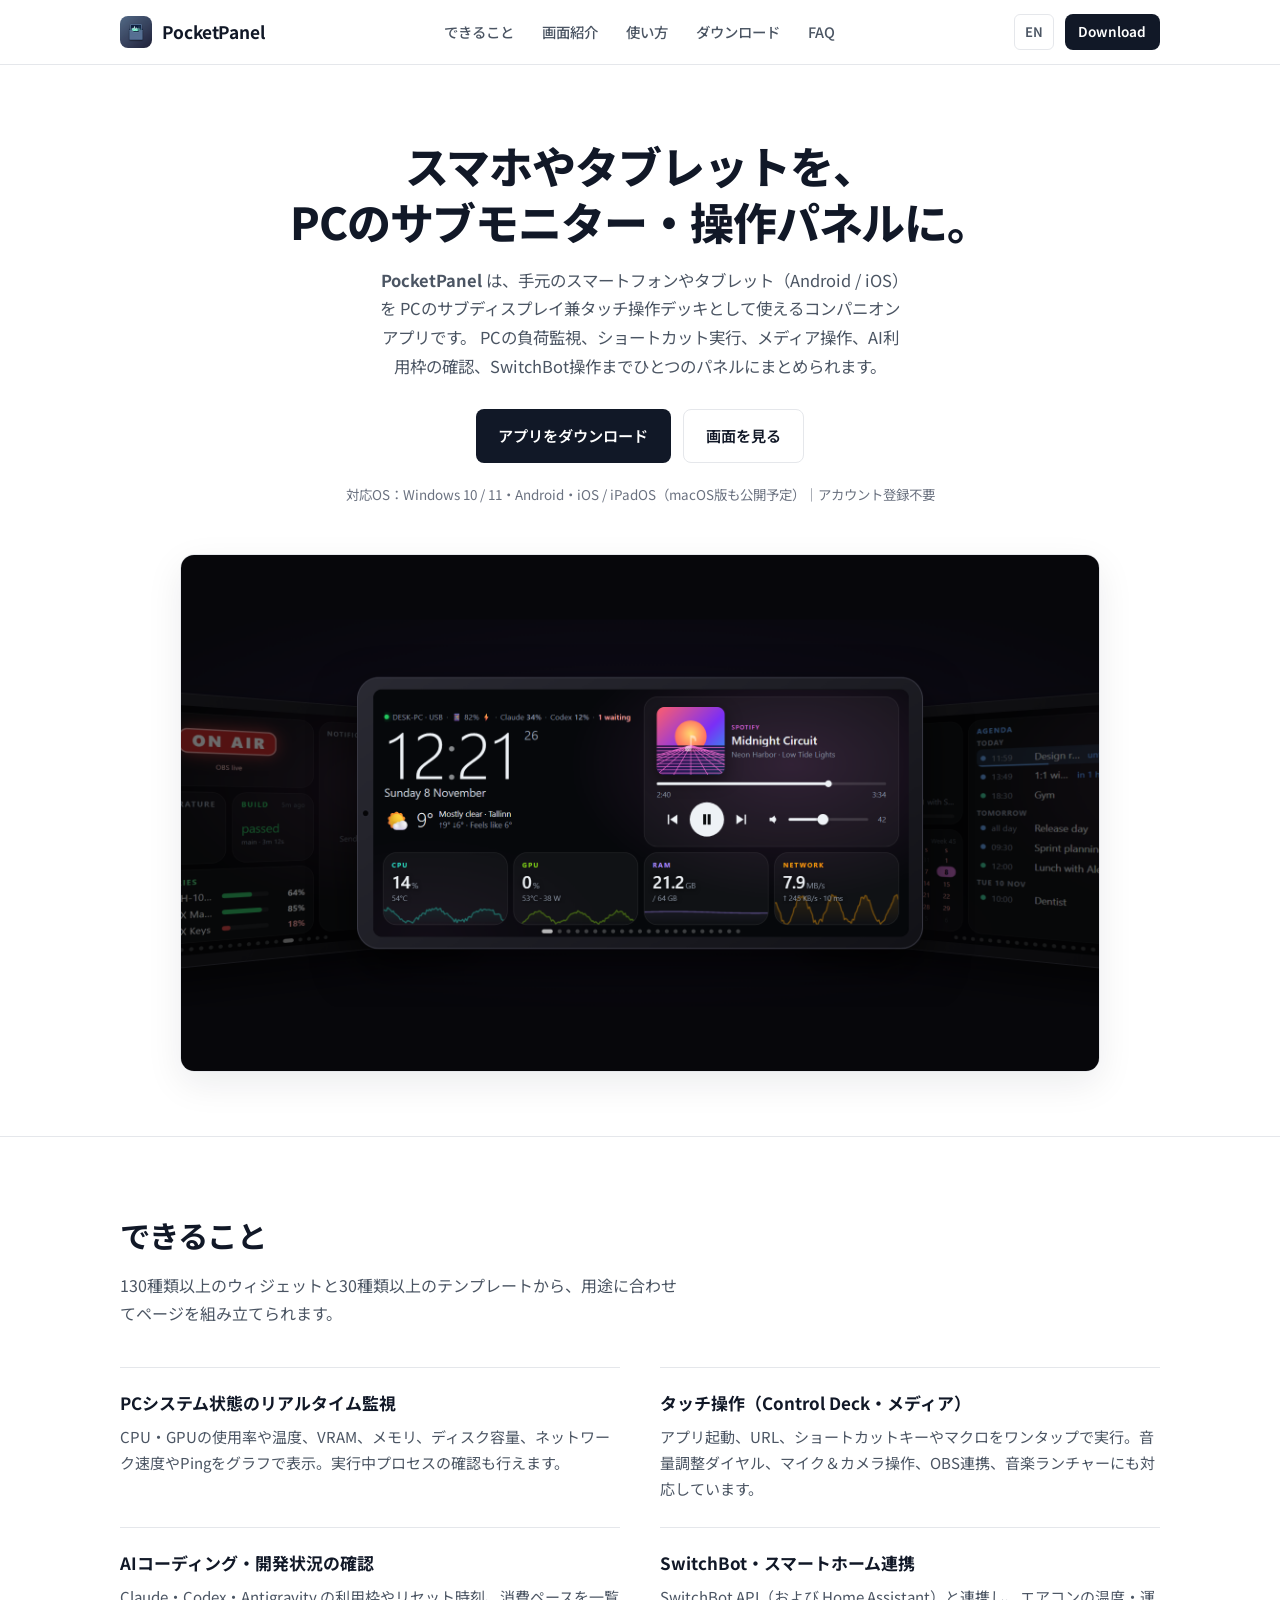
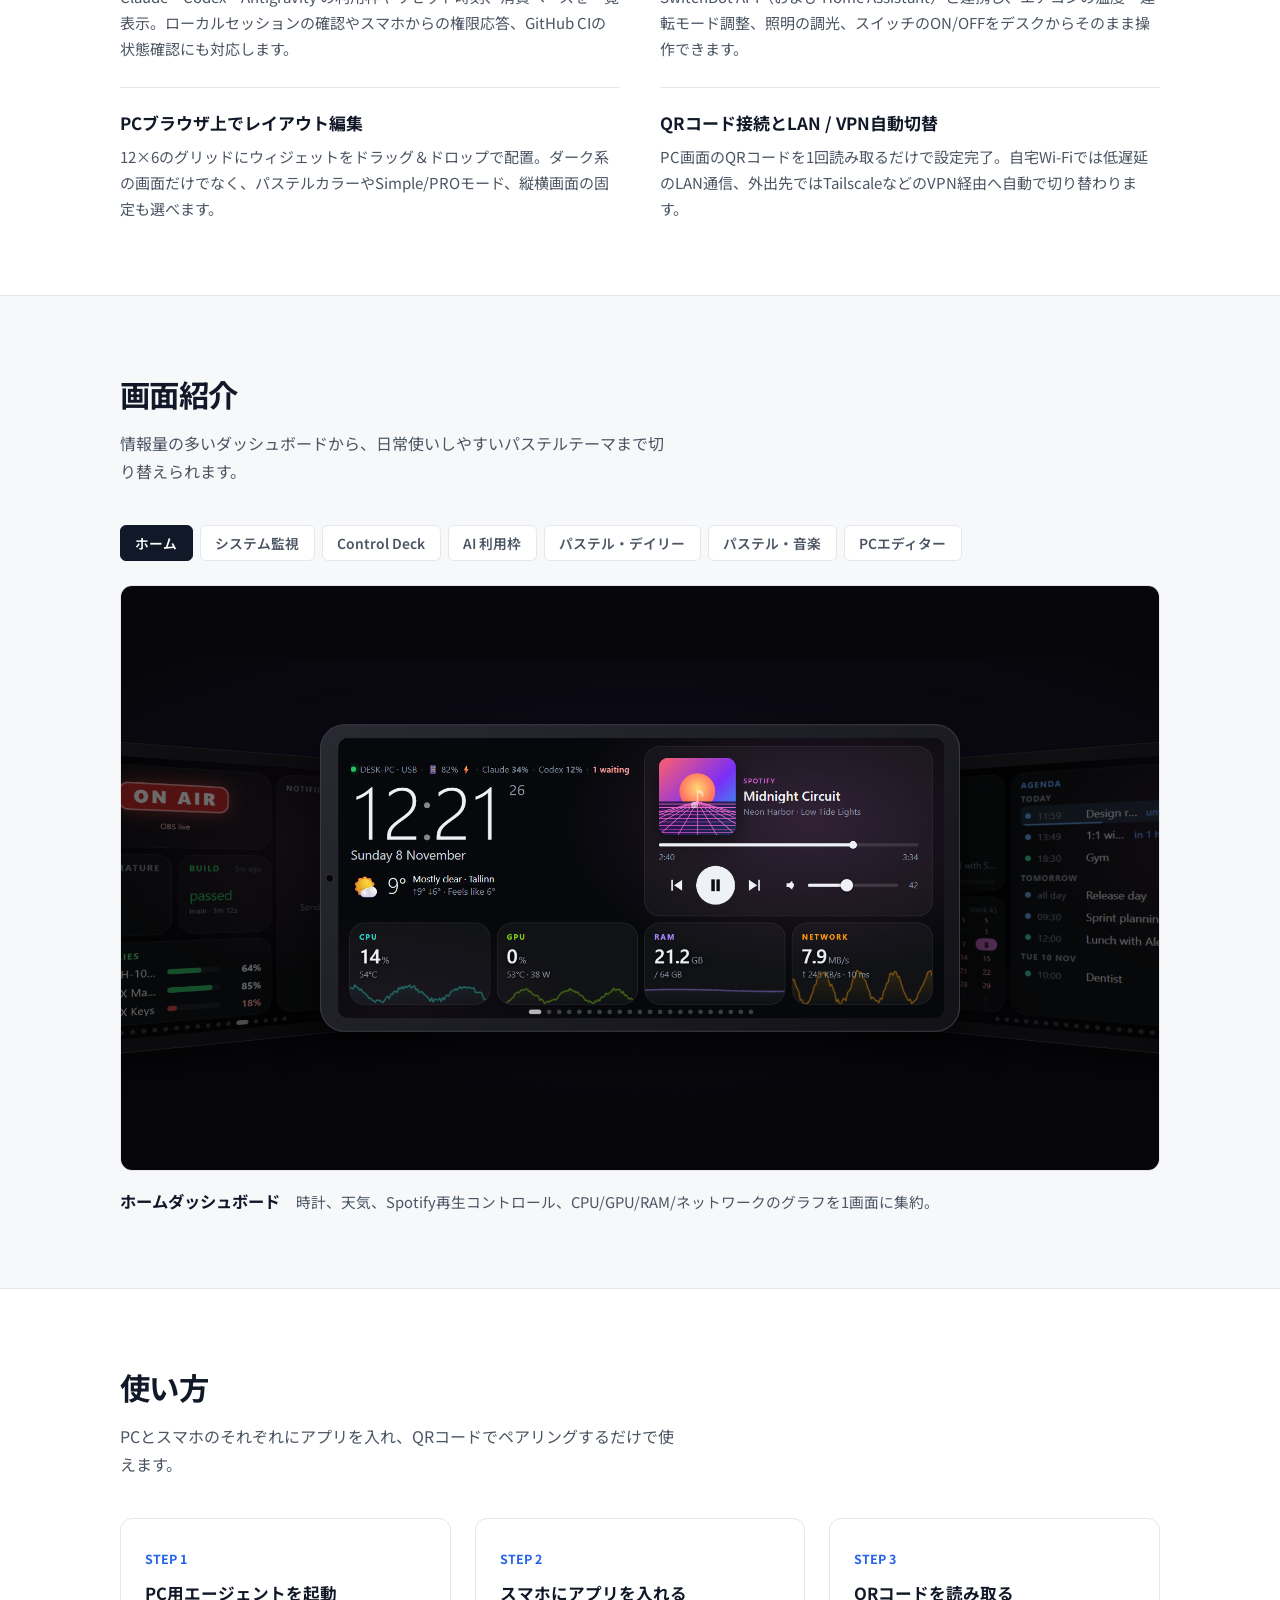
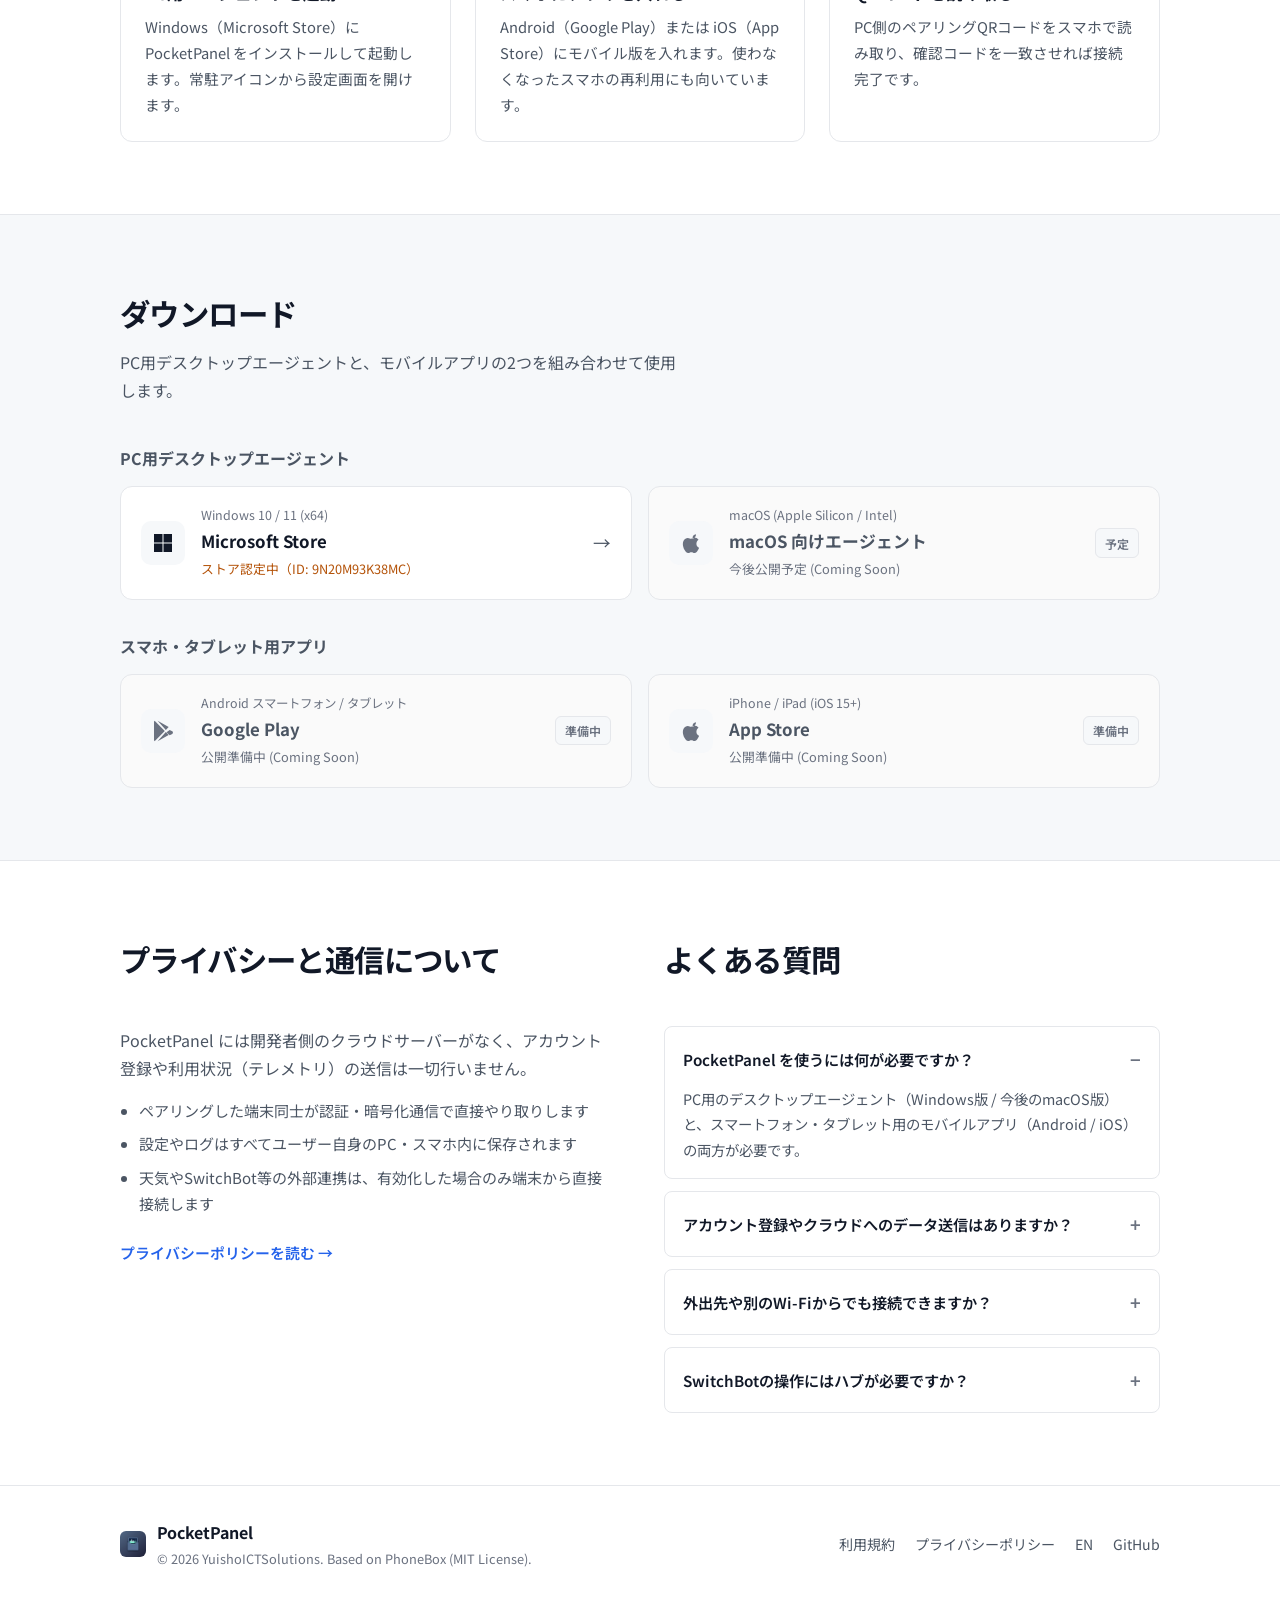
<file: index.html>
<!DOCTYPE html>
<html lang="ja">
<head>
  <meta charset="UTF-8">
  <meta name="viewport" content="width=device-width, initial-scale=1.0">
  <title>PocketPanel｜スマホをPCのサブモニター・操作パネルに</title>
  <meta name="description" content="PocketPanelはスマートフォンやタブレット（Android / iOS）をPCのサブモニター＆タッチ操作パネルとして使えるコンパニオンアプリです。CPU/GPU監視、ショートカット実行、AI利用枠の確認、SwitchBot連携をQRコード1回で接続できます。">
  <meta name="keywords" content="PocketPanel,ポケットパネル,サブモニター,PCモニター,システムモニター,マクロデッキ,Control Deck,リモートコントロール,CPU GPU 監視,SwitchBot,Tailscale,Android,iOS,Windows,macOS">
  <meta name="author" content="YuishoICTSolutions">
  <meta name="robots" content="index, follow, max-image-preview:large">
  <meta name="theme-color" content="#ffffff">

  <link rel="canonical" href="https://shou160714.github.io/PocketPanel/">
  <link rel="alternate" hreflang="ja" href="https://shou160714.github.io/PocketPanel/">
  <link rel="alternate" hreflang="en" href="https://shou160714.github.io/PocketPanel/en/">
  <link rel="alternate" hreflang="x-default" href="https://shou160714.github.io/PocketPanel/en/">

  <link rel="icon" type="image/png" href="assets/icon.png">
  <link rel="apple-touch-icon" href="assets/icon.png">
  <link rel="manifest" href="site.webmanifest">

  <meta property="og:type" content="website">
  <meta property="og:site_name" content="PocketPanel">
  <meta property="og:locale" content="ja_JP">
  <meta property="og:locale:alternate" content="en_US">
  <meta property="og:title" content="PocketPanel｜スマホをPCのサブモニター・操作パネルに">
  <meta property="og:description" content="CPU/GPUのリアルタイム監視、ショートカット実行、AI利用枠確認、SwitchBot操作まで。手元のスマホやタブレットをPCのデスクパネルとして活用できます。">
  <meta property="og:url" content="https://shou160714.github.io/PocketPanel/">
  <meta property="og:image" content="https://shou160714.github.io/PocketPanel/assets/og-image.png">
  <meta property="og:image:width" content="1920">
  <meta property="og:image:height" content="1080">

  <meta name="twitter:card" content="summary_large_image">
  <meta name="twitter:title" content="PocketPanel｜スマホをPCのサブモニター・操作パネルに">
  <meta name="twitter:description" content="CPU/GPU監視、Control Deck、AIセッション管理、SwitchBot連携をQRコード接続で。Windows・Android・iOS対応。">
  <meta name="twitter:image" content="https://shou160714.github.io/PocketPanel/assets/og-image.png">

  <link rel="preconnect" href="https://fonts.googleapis.com">
  <link rel="preconnect" href="https://fonts.gstatic.com" crossorigin>
  <link href="https://fonts.googleapis.com/css2?family=Inter:wght@500;600;700&family=Noto+Sans+JP:wght@400;500;600;700;800&display=swap" rel="stylesheet">
  <link rel="stylesheet" href="styles.css">

  <script type="application/ld+json">
  {
    "@context": "https://schema.org",
    "@type": "SoftwareApplication",
    "name": "PocketPanel",
    "applicationCategory": "UtilitiesApplication",
    "operatingSystem": "Windows 10, Windows 11, Android, iOS, macOS",
    "description": "スマートフォンやタブレットをPCのワイヤレス・サブモニターおよびタッチ操作パネルとして使えるコンパニオンアプリ。CPU/GPU監視、ショートカット実行、メディア操作、AI利用枠確認、SwitchBotスマートホーム連携に対応。",
    "url": "https://shou160714.github.io/PocketPanel/",
    "image": "https://shou160714.github.io/PocketPanel/assets/og-image.png",
    "screenshot": [
      "https://shou160714.github.io/PocketPanel/assets/screenshots/02_mobile_home.png",
      "https://shou160714.github.io/PocketPanel/assets/screenshots/03_mobile_system.png",
      "https://shou160714.github.io/PocketPanel/assets/screenshots/04_mobile_deck.png",
      "https://shou160714.github.io/PocketPanel/assets/screenshots/05_mobile_ai.png",
      "https://shou160714.github.io/PocketPanel/assets/screenshots/01_pc_editor.png"
    ],
    "softwareVersion": "1.0.1",
    "author": { "@type": "Organization", "name": "YuishoICTSolutions" },
    "offers": { "@type": "Offer", "price": "0", "priceCurrency": "JPY" },
    "downloadUrl": "https://apps.microsoft.com/detail/9N20M93K38MC"
  }
  </script>

  <script type="application/ld+json">
  {
    "@context": "https://schema.org",
    "@type": "FAQPage",
    "mainEntity": [
      {
        "@type": "Question",
        "name": "PocketPanelを使うには何が必要ですか？",
        "acceptedAnswer": {
          "@type": "Answer",
          "text": "PC用のデスクトップエージェント（Windows版・macOS版予定）と、スマートフォン・タブレット用のモバイルアプリ（Android / iOS）が必要です。両方をインストールし、QRコードを読み取るだけで接続できます。"
        }
      },
      {
        "@type": "Question",
        "name": "アカウント登録やクラウドへのデータ送信はありますか？",
        "acceptedAnswer": {
          "@type": "Answer",
          "text": "ありません。PocketPanelはアカウント不要で、開発者のサーバーも保有していません。PCとスマホ間はUSBまたは認証・暗号化されたローカルネットワーク（Wi-Fi / Tailscale等のVPN）で直接通信します。"
        }
      },
      {
        "@type": "Question",
        "name": "外出先や別のネットワークからでも接続できますか？",
        "acceptedAnswer": {
          "@type": "Answer",
          "text": "はい。自宅のWi-Fi（LAN）とVPN（Tailscaleなど）の自動フォールバックに対応しているため、自宅では低遅延のLAN接続、外出先ではVPN経由へ自動で切り替わります。"
        }
      },
      {
        "@type": "Question",
        "name": "SwitchBotなどのスマートホーム操作にも対応していますか？",
        "acceptedAnswer": {
          "@type": "Answer",
          "text": "はい。SwitchBot API連携およびHome Assistantに対応しており、エアコンの温度調整や照明の調光、スイッチのON/OFFをPocketPanelのウィジェットから直接操作できます。"
        }
      }
    ]
  }
  </script>
</head>
<body>
  <header class="site-header" id="top">
    <div class="container header-inner">
      <a href="#top" class="brand" aria-label="PocketPanel ホーム">
        <img src="assets/icon.png" alt="PocketPanel アイコン" width="32" height="32" class="brand-icon">
        <span>PocketPanel</span>
      </a>

      <nav class="nav-links" aria-label="メインナビゲーション">
        <a href="#features">できること</a>
        <a href="#gallery">画面紹介</a>
        <a href="#setup">使い方</a>
        <a href="#download">ダウンロード</a>
        <a href="#faq">FAQ</a>
      </nav>

      <div class="header-actions">
        <a href="en/" class="lang-switch" hreflang="en" lang="en" aria-label="Switch to English">EN</a>
        <a href="#download" class="btn btn-sm btn-primary">Download</a>
        <button class="menu-toggle" id="menuToggle" aria-label="メニューを開く" aria-expanded="false">
          <span></span><span></span><span></span>
        </button>
      </div>
    </div>

    <div class="mobile-nav" id="mobileNav" hidden>
      <a href="#features">できること</a>
      <a href="#gallery">画面紹介</a>
      <a href="#setup">使い方</a>
      <a href="#download">ダウンロード</a>
      <a href="#faq">FAQ</a>
      <a href="en/" hreflang="en" lang="en">EN</a>
    </div>
  </header>

  <main>
    <section class="hero">
      <div class="container">
        <div class="hero-inner">
          <h1>スマホやタブレットを、<br>PCのサブモニター・操作パネルに。</h1>
          <p class="hero-lead">
            <strong>PocketPanel</strong> は、手元のスマートフォンやタブレット（Android / iOS）を
            PCのサブディスプレイ兼タッチ操作デッキとして使えるコンパニオンアプリです。
            PCの負荷監視、ショートカット実行、メディア操作、AI利用枠の確認、SwitchBot操作までひとつのパネルにまとめられます。
          </p>
          <div class="hero-cta">
            <a href="#download" class="btn btn-primary btn-lg">アプリをダウンロード</a>
            <a href="#gallery" class="btn btn-outline btn-lg">画面を見る</a>
          </div>
          <p class="hero-meta">対応OS：Windows 10 / 11・Android・iOS / iPadOS（macOS版も公開予定）｜アカウント登録不要</p>
        </div>

        <div class="hero-media">
          <img
            src="assets/screenshots/02_mobile_home.png"
            alt="PocketPanel ホーム画面：時計、天気、音楽再生操作、CPU/GPU/RAM/ネットワークのグラフ表示"
            width="1920"
            height="1080"
          >
        </div>
      </div>
    </section>

    <section class="section" id="features">
      <div class="container">
        <div class="section-head">
          <h2>できること</h2>
          <p>130種類以上のウィジェットと30種類以上のテンプレートから、用途に合わせてページを組み立てられます。</p>
        </div>

        <div class="feature-list">
          <article class="feature-item">
            <h3>PCシステム状態のリアルタイム監視</h3>
            <p>CPU・GPUの使用率や温度、VRAM、メモリ、ディスク容量、ネットワーク速度やPingをグラフで表示。実行中プロセスの確認も行えます。</p>
          </article>

          <article class="feature-item">
            <h3>タッチ操作（Control Deck・メディア）</h3>
            <p>アプリ起動、URL、ショートカットキーやマクロをワンタップで実行。音量調整ダイヤル、マイク＆カメラ操作、OBS連携、音楽ランチャーにも対応しています。</p>
          </article>

          <article class="feature-item">
            <h3>AIコーディング・開発状況の確認</h3>
            <p>Claude・Codex・Antigravity の利用枠やリセット時刻、消費ペースを一覧表示。ローカルセッションの確認やスマホからの権限応答、GitHub CIの状態確認にも対応します。</p>
          </article>

          <article class="feature-item">
            <h3>SwitchBot・スマートホーム連携</h3>
            <p>SwitchBot API（および Home Assistant）と連携し、エアコンの温度・運転モード調整、照明の調光、スイッチのON/OFFをデスクからそのまま操作できます。</p>
          </article>

          <article class="feature-item">
            <h3>PCブラウザ上でレイアウト編集</h3>
            <p>12×6のグリッドにウィジェットをドラッグ＆ドロップで配置。ダーク系の画面だけでなく、パステルカラーやSimple/PROモード、縦横画面の固定も選べます。</p>
          </article>

          <article class="feature-item">
            <h3>QRコード接続とLAN / VPN自動切替</h3>
            <p>PC画面のQRコードを1回読み取るだけで設定完了。自宅Wi-Fiでは低遅延のLAN通信、外出先ではTailscaleなどのVPN経由へ自動で切り替わります。</p>
          </article>
        </div>
      </div>
    </section>

    <section class="section section-subtle" id="gallery">
      <div class="container">
        <div class="section-head">
          <h2>画面紹介</h2>
          <p>情報量の多いダッシュボードから、日常使いしやすいパステルテーマまで切り替えられます。</p>
        </div>

        <div class="gallery-tabs" role="tablist" aria-label="スクリーンショット切り替え">
          <button class="tab-btn active" role="tab" aria-selected="true" data-slide="0">ホーム</button>
          <button class="tab-btn" role="tab" aria-selected="false" data-slide="1">システム監視</button>
          <button class="tab-btn" role="tab" aria-selected="false" data-slide="2">Control Deck</button>
          <button class="tab-btn" role="tab" aria-selected="false" data-slide="3">AI 利用枠</button>
          <button class="tab-btn" role="tab" aria-selected="false" data-slide="4">パステル・デイリー</button>
          <button class="tab-btn" role="tab" aria-selected="false" data-slide="5">パステル・音楽</button>
          <button class="tab-btn" role="tab" aria-selected="false" data-slide="6">PCエディター</button>
        </div>

        <div class="gallery-frame">
          <img
            id="galleryMainImage"
            src="assets/screenshots/02_mobile_home.png"
            alt="PocketPanel ホーム画面"
            width="1920"
            height="1080"
            loading="lazy"
          >
        </div>
        <div class="gallery-caption">
          <h3 id="galleryTitle">ホームダッシュボード</h3>
          <p id="galleryDesc">時計、天気、Spotify再生コントロール、CPU/GPU/RAM/ネットワークのグラフを1画面に集約。</p>
        </div>
      </div>
    </section>

    <section class="section" id="setup">
      <div class="container">
        <div class="section-head">
          <h2>使い方</h2>
          <p>PCとスマホのそれぞれにアプリを入れ、QRコードでペアリングするだけで使えます。</p>
        </div>

        <div class="steps-grid">
          <div class="step-card">
            <span class="step-num">STEP 1</span>
            <h3>PC用エージェントを起動</h3>
            <p>Windows（Microsoft Store）に PocketPanel をインストールして起動します。常駐アイコンから設定画面を開けます。</p>
          </div>
          <div class="step-card">
            <span class="step-num">STEP 2</span>
            <h3>スマホにアプリを入れる</h3>
            <p>Android（Google Play）または iOS（App Store）にモバイル版を入れます。使わなくなったスマホの再利用にも向いています。</p>
          </div>
          <div class="step-card">
            <span class="step-num">STEP 3</span>
            <h3>QRコードを読み取る</h3>
            <p>PC側のペアリングQRコードをスマホで読み取り、確認コードを一致させれば接続完了です。</p>
          </div>
        </div>
      </div>
    </section>

    <section class="section section-subtle" id="download">
      <div class="container">
        <div class="section-head">
          <h2>ダウンロード</h2>
          <p>PC用デスクトップエージェントと、モバイルアプリの2つを組み合わせて使用します。</p>
        </div>

        <div class="download-groups">
          <div>
            <h3 class="group-title">PC用デスクトップエージェント</h3>
            <div class="store-cards">
              <a
                href="https://apps.microsoft.com/detail/9N20M93K38MC"
                target="_blank"
                rel="noopener noreferrer"
                class="store-card"
                data-store="msStore"
              >
                <div class="store-icon" aria-hidden="true">
                  <svg width="24" height="24" viewBox="0 0 24 24" fill="currentColor"><path d="M3 3h8.5v8.5H3V3zm9.5 0H21v8.5h-8.5V3zM3 12.5h8.5V21H3v-8.5zm9.5 0H21V21h-8.5v-8.5z"/></svg>
                </div>
                <div class="store-info">
                  <span class="store-sub">Windows 10 / 11 (x64)</span>
                  <strong class="store-name">Microsoft Store</strong>
                  <span class="store-status status-review">ストア認定中（ID: 9N20M93K38MC）</span>
                </div>
                <span class="store-arrow" aria-hidden="true">→</span>
              </a>

              <div class="store-card store-soon" data-store="macOs" aria-disabled="true">
                <div class="store-icon" aria-hidden="true">
                  <svg width="24" height="24" viewBox="0 0 24 24" fill="currentColor"><path d="M18.71 19.5c-.83 1.24-1.71 2.45-3.05 2.47-1.34.03-1.77-.79-3.29-.79-1.53 0-2 .77-3.27.82-1.31.05-2.3-1.32-3.14-2.53C4.25 17 2.94 12.45 4.7 9.39c.87-1.52 2.43-2.48 4.12-2.51 1.28-.02 2.5.87 3.29.87.78 0 2.26-1.07 3.81-.91.65.03 2.47.26 3.64 1.98-.09.06-2.17 1.28-2.15 3.81.03 3.02 2.65 4.03 2.68 4.04-.03.07-.42 1.44-1.38 2.83M15.96 6.32c.66-.8 1.11-1.91.99-3.02-.95.04-2.11.63-2.79 1.43-.61.7-.11 1.84-.98 2.93 1.07.08 2.12-.54 2.78-1.34z"/></svg>
                </div>
                <div class="store-info">
                  <span class="store-sub">macOS (Apple Silicon / Intel)</span>
                  <strong class="store-name">macOS 向けエージェント</strong>
                  <span class="store-status status-soon">今後公開予定 (Coming Soon)</span>
                </div>
                <span class="store-badge">予定</span>
              </div>
            </div>
          </div>

          <div>
            <h3 class="group-title">スマホ・タブレット用アプリ</h3>
            <div class="store-cards">
              <div class="store-card store-soon" data-store="googlePlay" aria-disabled="true">
                <div class="store-icon" aria-hidden="true">
                  <svg width="24" height="24" viewBox="0 0 24 24" fill="currentColor"><path d="M3.61 1.814L13.793 12 3.61 22.186a1.75 1.75 0 0 1-.61-1.34V3.154c0-.517.224-.998.61-1.34zm11.24 11.243l2.823 2.823-11.07 6.306 8.247-9.129zm3.822-2.176l2.573 1.466c.99.564.99 1.992 0 2.556l-2.573 1.466-3.133-3.133 3.133-2.355zM6.603 1.814l11.07 6.306-2.823 2.823L6.603 1.814z"/></svg>
                </div>
                <div class="store-info">
                  <span class="store-sub">Android スマートフォン / タブレット</span>
                  <strong class="store-name">Google Play</strong>
                  <span class="store-status status-soon">公開準備中 (Coming Soon)</span>
                </div>
                <span class="store-badge">準備中</span>
              </div>

              <div class="store-card store-soon" data-store="appStore" aria-disabled="true">
                <div class="store-icon" aria-hidden="true">
                  <svg width="24" height="24" viewBox="0 0 24 24" fill="currentColor"><path d="M18.71 19.5c-.83 1.24-1.71 2.45-3.05 2.47-1.34.03-1.77-.79-3.29-.79-1.53 0-2 .77-3.27.82-1.31.05-2.3-1.32-3.14-2.53C4.25 17 2.94 12.45 4.7 9.39c.87-1.52 2.43-2.48 4.12-2.51 1.28-.02 2.5.87 3.29.87.78 0 2.26-1.07 3.81-.91.65.03 2.47.26 3.64 1.98-.09.06-2.17 1.28-2.15 3.81.03 3.02 2.65 4.03 2.68 4.04-.03.07-.42 1.44-1.38 2.83M15.96 6.32c.66-.8 1.11-1.91.99-3.02-.95.04-2.11.63-2.79 1.43-.61.7-.11 1.84-.98 2.93 1.07.08 2.12-.54 2.78-1.34z"/></svg>
                </div>
                <div class="store-info">
                  <span class="store-sub">iPhone / iPad (iOS 15+)</span>
                  <strong class="store-name">App Store</strong>
                  <span class="store-status status-soon">公開準備中 (Coming Soon)</span>
                </div>
                <span class="store-badge">準備中</span>
              </div>
            </div>
          </div>
        </div>
      </div>
    </section>

    <section class="section" id="faq">
      <div class="container two-col">
        <div class="security-box">
          <div class="section-head">
            <h2>プライバシーと通信について</h2>
          </div>
          <p>
            PocketPanel には開発者側のクラウドサーバーがなく、アカウント登録や利用状況（テレメトリ）の送信は一切行いません。
          </p>
          <ul class="security-list">
            <li>ペアリングした端末同士が認証・暗号化通信で直接やり取りします</li>
            <li>設定やログはすべてユーザー自身のPC・スマホ内に保存されます</li>
            <li>天気やSwitchBot等の外部連携は、有効化した場合のみ端末から直接接続します</li>
          </ul>
          <a href="privacy.html" class="text-link">プライバシーポリシーを読む →</a>
        </div>

        <div>
          <div class="section-head">
            <h2>よくある質問</h2>
          </div>
          <div class="faq-list">
            <details class="faq-item" open>
              <summary>PocketPanel を使うには何が必要ですか？</summary>
              <p>PC用のデスクトップエージェント（Windows版 / 今後のmacOS版）と、スマートフォン・タブレット用のモバイルアプリ（Android / iOS）の両方が必要です。</p>
            </details>
            <details class="faq-item">
              <summary>アカウント登録やクラウドへのデータ送信はありますか？</summary>
              <p>ありません。すべての設定やPCステータス情報はローカル環境とペアリング済み端末の間でのみ通信されます。</p>
            </details>
            <details class="faq-item">
              <summary>外出先や別のWi-Fiからでも接続できますか？</summary>
              <p>はい。TailscaleなどのVPNアドレスもQRコードペアリング時に保存されるため、自宅ではLAN、外出先ではVPN経由へ自動で切り替わります。</p>
            </details>
            <details class="faq-item">
              <summary>SwitchBotの操作にはハブが必要ですか？</summary>
              <p>SwitchBot API（v1.1）経由でデバイスと通信するため、SwitchBotアプリ上でAPIトークン・シークレットを発行し、対応デバイスを操作できます。</p>
            </details>
          </div>
        </div>
      </div>
    </section>
  </main>

  <footer class="site-footer">
    <div class="container footer-inner">
      <div class="footer-brand">
        <img src="assets/icon.png" alt="PocketPanel" width="26" height="26">
        <div>
          <strong>PocketPanel</strong>
          <p class="footer-copy">© 2026 YuishoICTSolutions. Based on PhoneBox (MIT License).</p>
        </div>
      </div>
      <div class="footer-links">
        <a href="terms.html">利用規約</a>
        <a href="privacy.html">プライバシーポリシー</a>
        <a href="en/" hreflang="en" lang="en">EN</a>
        <a href="https://github.com/shou160714/PocketPanel" target="_blank" rel="noopener noreferrer">GitHub</a>
      </div>
    </div>
  </footer>

  <script src="script.js"></script>
</body>
</html>
</file>
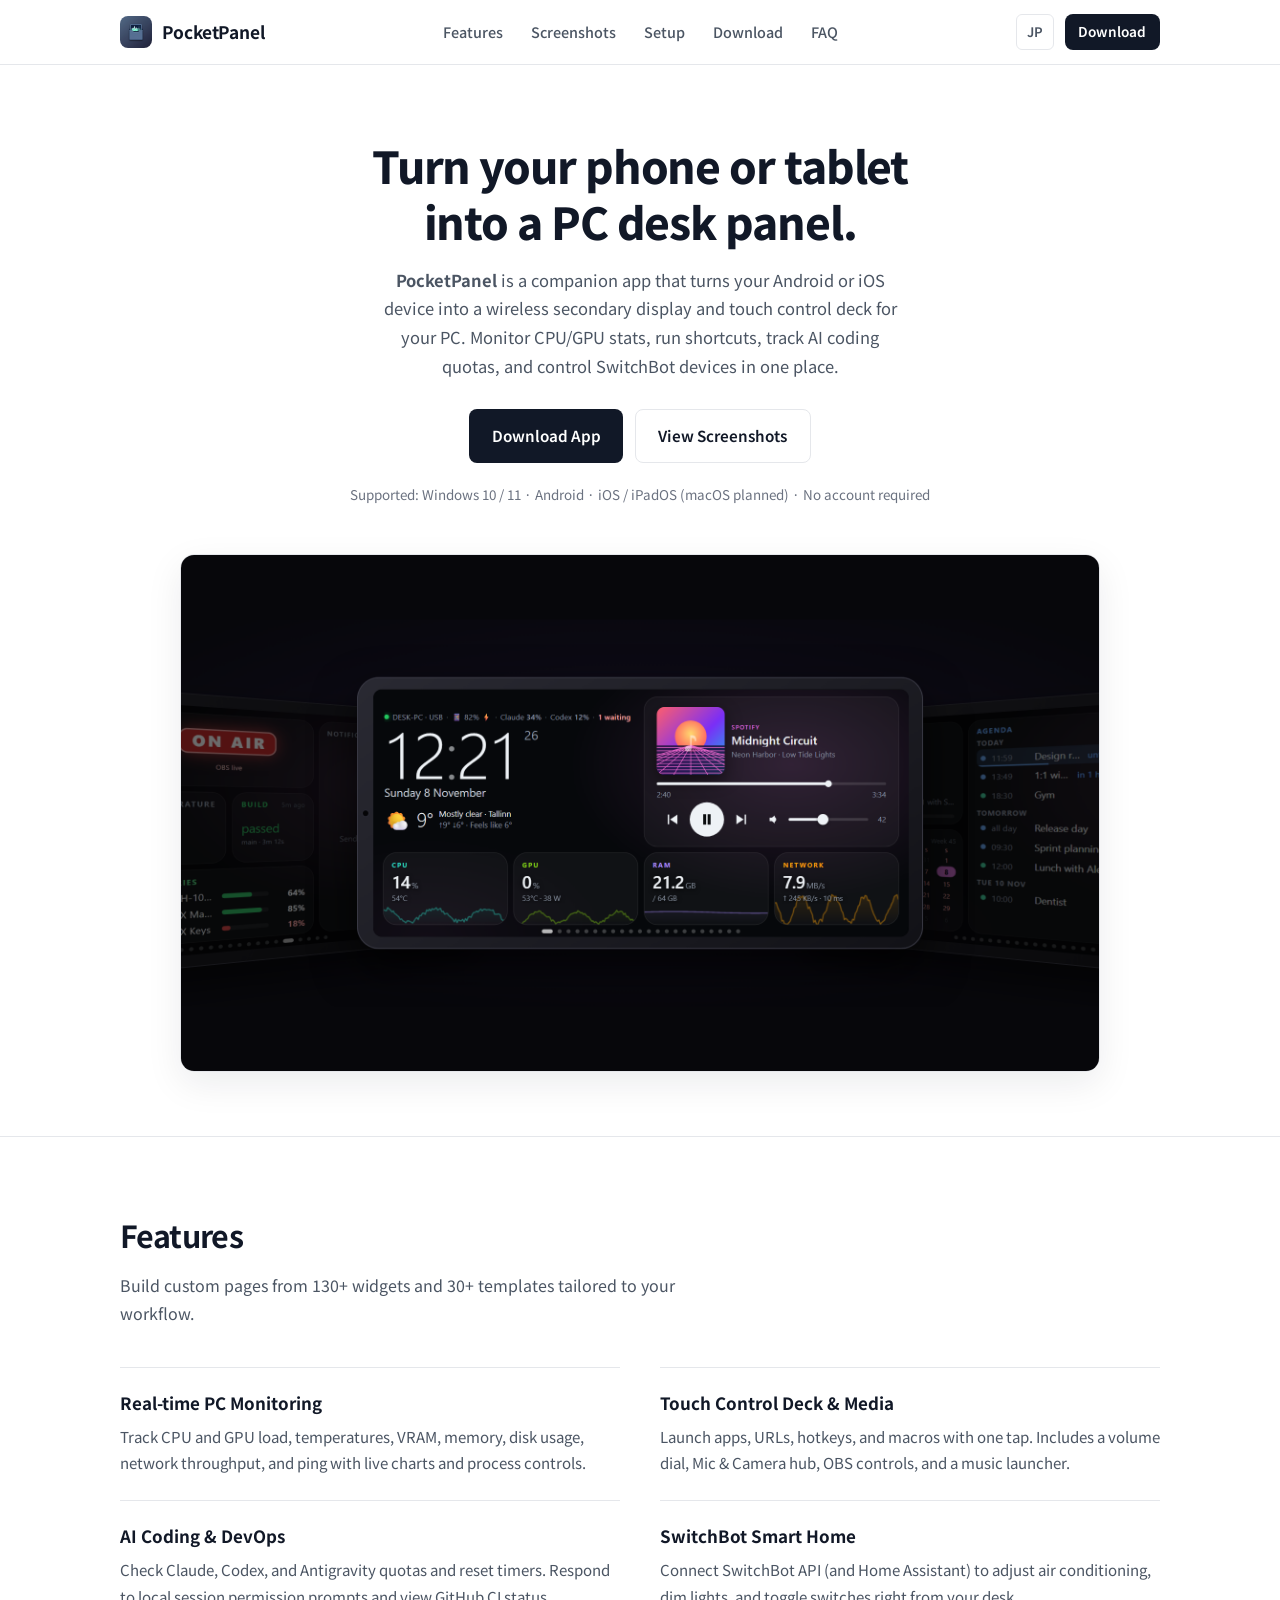
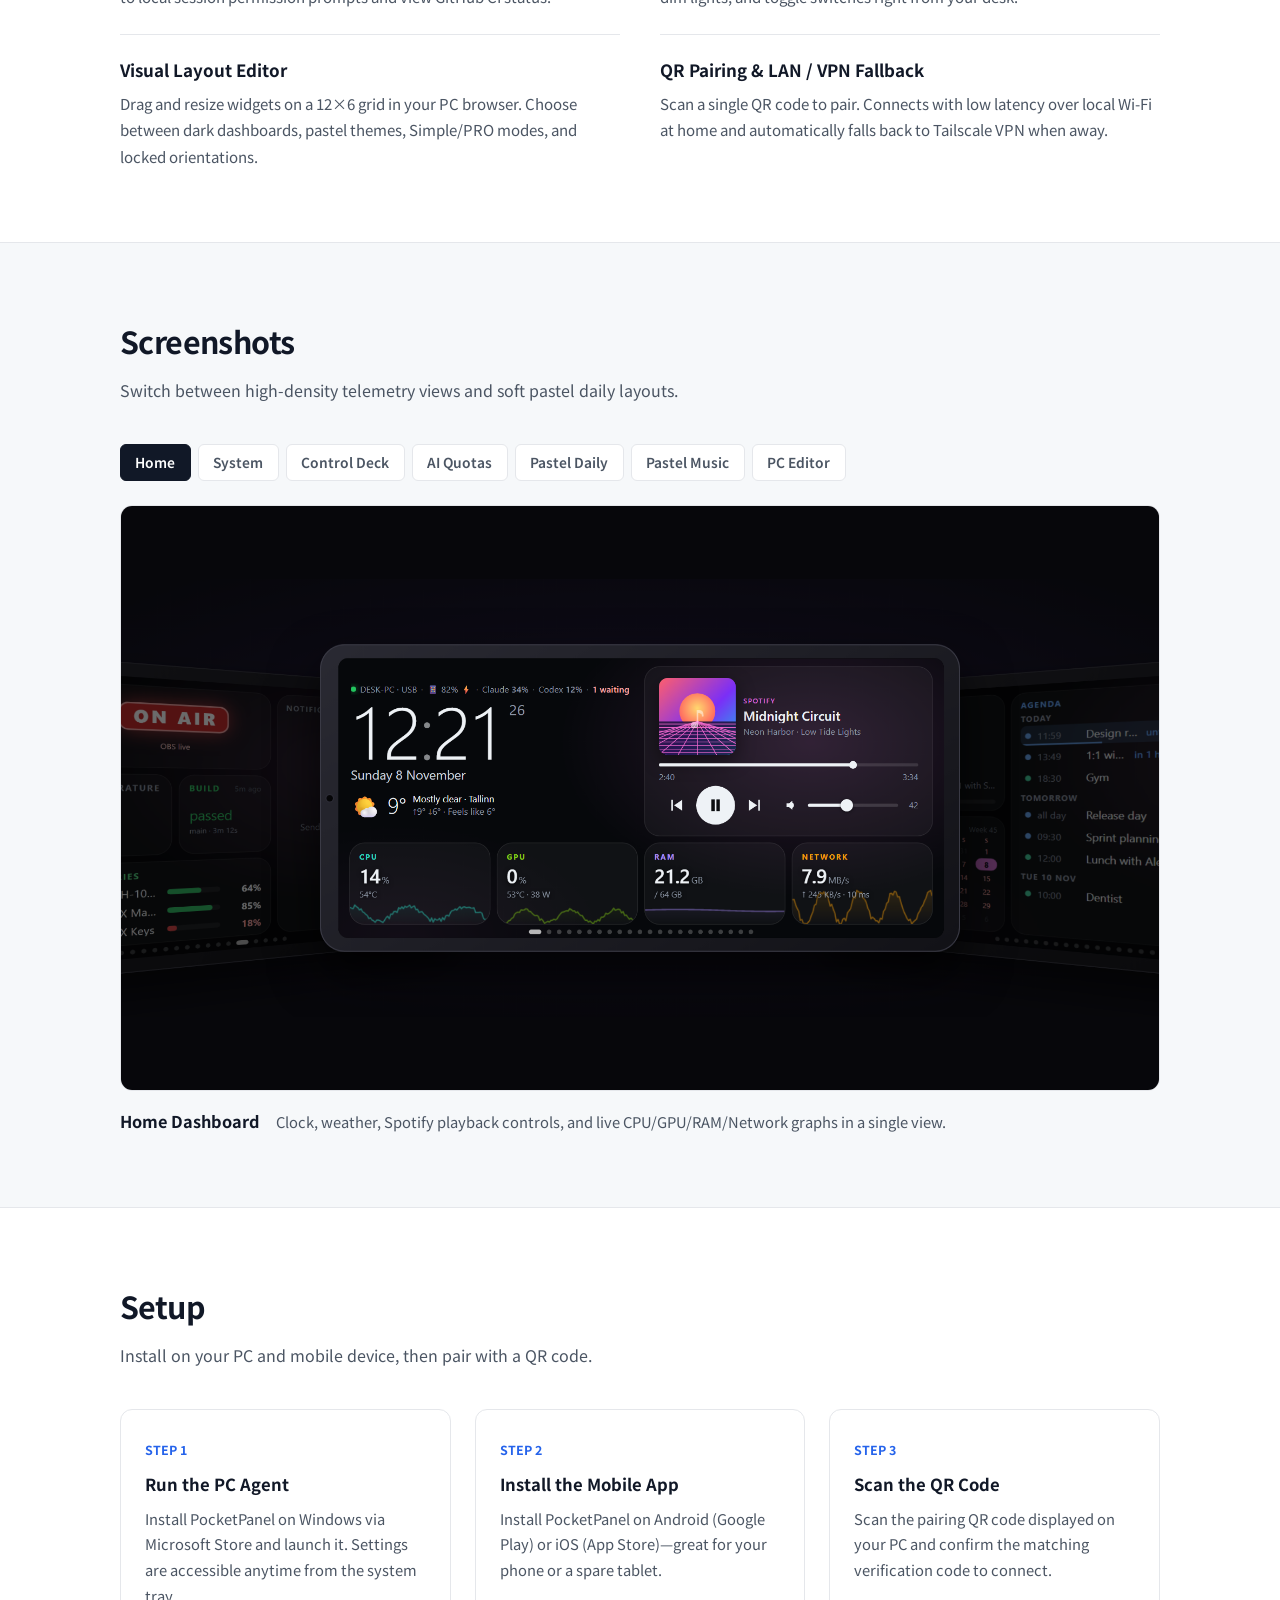
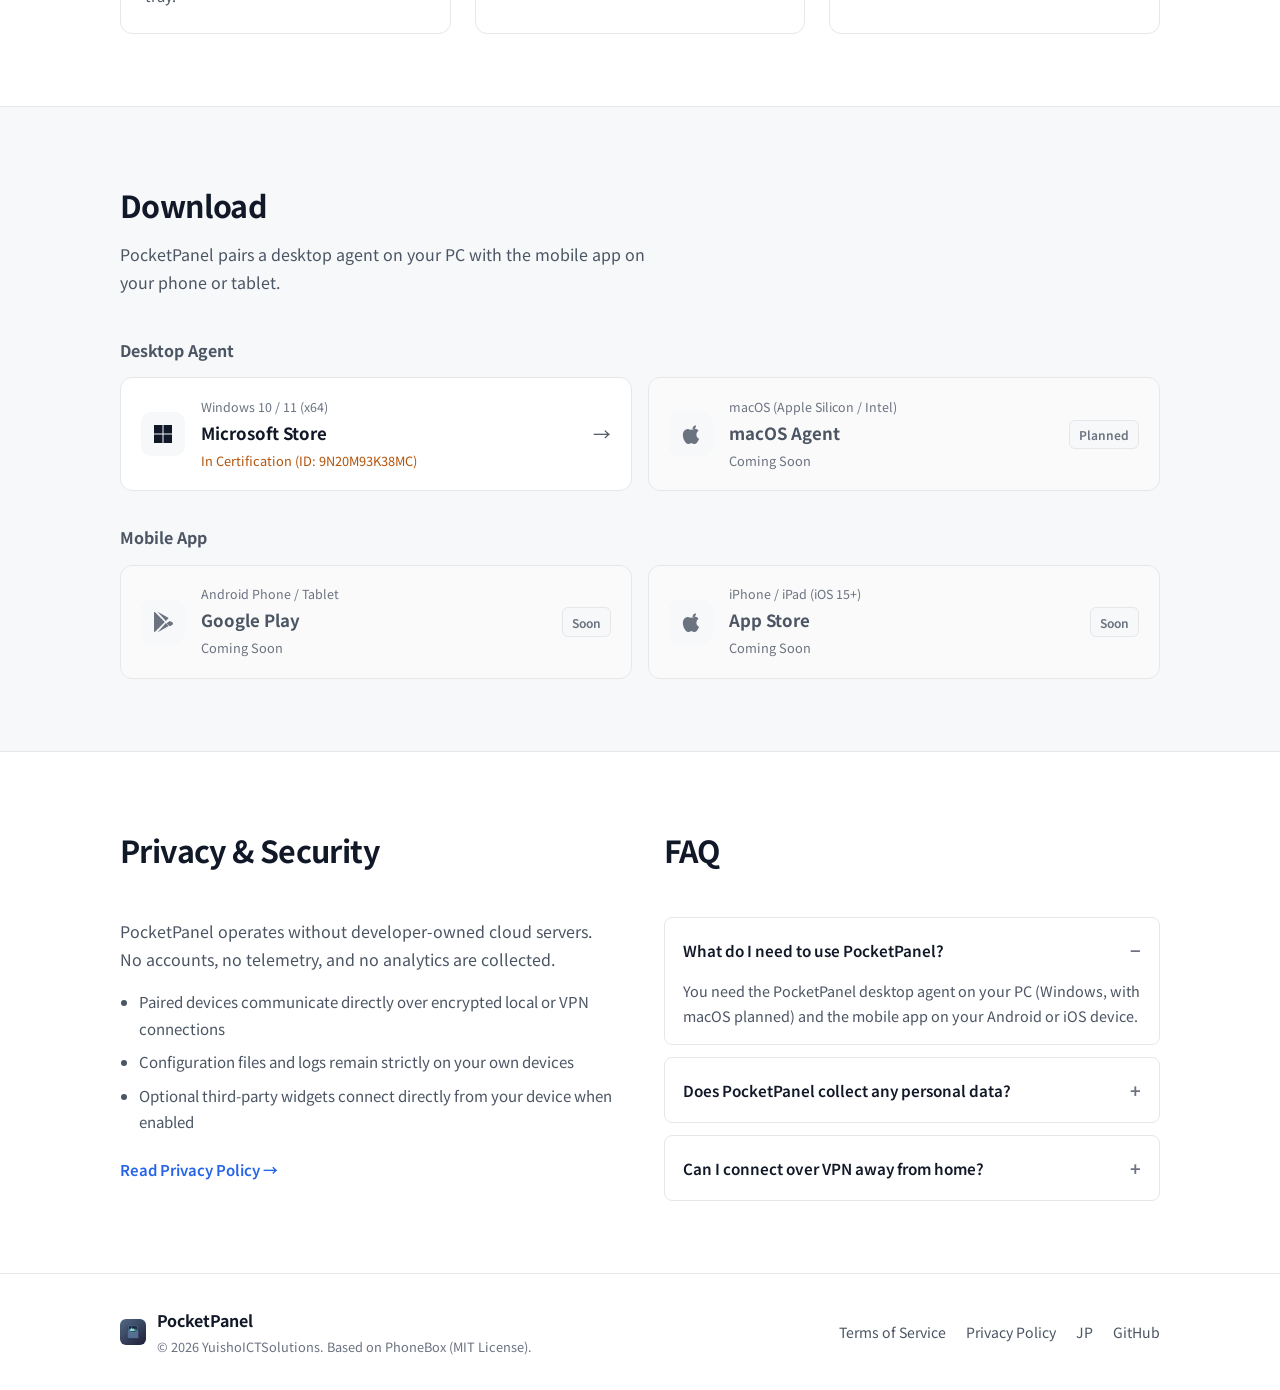
<file: en/index.html>
<!DOCTYPE html>
<html lang="en">
<head>
  <meta charset="UTF-8">
  <meta name="viewport" content="width=device-width, initial-scale=1.0">
  <title>PocketPanel — Turn Your Phone Into a PC Desk Panel</title>
  <meta name="description" content="PocketPanel turns your Android or iOS smartphone or tablet into a wireless secondary display and touch control deck for your PC. Monitor CPU/GPU, run shortcuts, track AI quotas, and control SwitchBot devices with QR pairing.">
  <meta name="keywords" content="PocketPanel,PC monitor,system monitor,macro deck,Control Deck,second screen,CPU GPU stats,SwitchBot,Tailscale,Android,iOS,Windows,macOS">
  <meta name="author" content="YuishoICTSolutions">
  <meta name="robots" content="index, follow, max-image-preview:large">
  <meta name="theme-color" content="#ffffff">

  <link rel="canonical" href="https://shou160714.github.io/PocketPanel/en/">
  <link rel="alternate" hreflang="ja" href="https://shou160714.github.io/PocketPanel/">
  <link rel="alternate" hreflang="en" href="https://shou160714.github.io/PocketPanel/en/">
  <link rel="alternate" hreflang="x-default" href="https://shou160714.github.io/PocketPanel/en/">

  <link rel="icon" type="image/png" href="../assets/icon.png">
  <link rel="apple-touch-icon" href="../assets/icon.png">
  <link rel="manifest" href="../site.webmanifest">

  <meta property="og:type" content="website">
  <meta property="og:site_name" content="PocketPanel">
  <meta property="og:locale" content="en_US">
  <meta property="og:locale:alternate" content="ja_JP">
  <meta property="og:title" content="PocketPanel — Turn Your Phone Into a PC Desk Panel">
  <meta property="og:description" content="Real-time CPU/GPU monitoring, touch Control Deck, AI coding quotas, and SwitchBot smart home controls over Wi-Fi or VPN.">
  <meta property="og:url" content="https://shou160714.github.io/PocketPanel/en/">
  <meta property="og:image" content="https://shou160714.github.io/PocketPanel/assets/og-image.png">
  <meta property="og:image:width" content="1920">
  <meta property="og:image:height" content="1080">

  <meta name="twitter:card" content="summary_large_image">
  <meta name="twitter:title" content="PocketPanel — Wireless PC Desk Panel & Touch Deck">
  <meta name="twitter:description" content="Monitor PC stats, control media & shortcuts, track AI quotas, and operate SwitchBot devices right from your phone.">
  <meta name="twitter:image" content="https://shou160714.github.io/PocketPanel/assets/og-image.png">

  <link rel="preconnect" href="https://fonts.googleapis.com">
  <link rel="preconnect" href="https://fonts.gstatic.com" crossorigin>
  <link href="https://fonts.googleapis.com/css2?family=Inter:wght@500;600;700&family=Noto+Sans+JP:wght@400;500;600;700&display=swap" rel="stylesheet">
  <link rel="stylesheet" href="../styles.css">

  <script type="application/ld+json">
  {
    "@context": "https://schema.org",
    "@type": "SoftwareApplication",
    "name": "PocketPanel",
    "applicationCategory": "UtilitiesApplication",
    "operatingSystem": "Windows 10, Windows 11, Android, iOS, macOS",
    "description": "Turn your smartphone or tablet into a wireless secondary display and touch control deck for your PC. Features real-time CPU/GPU monitoring, Control Deck, AI coding quota tracking, and SwitchBot smart home integration.",
    "url": "https://shou160714.github.io/PocketPanel/en/",
    "image": "https://shou160714.github.io/PocketPanel/assets/og-image.png",
    "softwareVersion": "1.0.1",
    "author": { "@type": "Organization", "name": "YuishoICTSolutions" },
    "offers": { "@type": "Offer", "price": "0", "priceCurrency": "USD" },
    "downloadUrl": "https://apps.microsoft.com/detail/9N20M93K38MC"
  }
  </script>
</head>
<body>
  <header class="site-header" id="top">
    <div class="container header-inner">
      <a href="#top" class="brand" aria-label="PocketPanel Home">
        <img src="../assets/icon.png" alt="PocketPanel icon" width="32" height="32" class="brand-icon">
        <span>PocketPanel</span>
      </a>

      <nav class="nav-links" aria-label="Main navigation">
        <a href="#features">Features</a>
        <a href="#gallery">Screenshots</a>
        <a href="#setup">Setup</a>
        <a href="#download">Download</a>
        <a href="#faq">FAQ</a>
      </nav>

      <div class="header-actions">
        <a href="../" class="lang-switch" hreflang="ja" lang="ja" aria-label="日本語に切り替え">JP</a>
        <a href="#download" class="btn btn-sm btn-primary">Download</a>
        <button class="menu-toggle" id="menuToggle" aria-label="Open menu" aria-expanded="false">
          <span></span><span></span><span></span>
        </button>
      </div>
    </div>

    <div class="mobile-nav" id="mobileNav" hidden>
      <a href="#features">Features</a>
      <a href="#gallery">Screenshots</a>
      <a href="#setup">Setup</a>
      <a href="#download">Download</a>
      <a href="#faq">FAQ</a>
      <a href="../" hreflang="ja" lang="ja">JP</a>
    </div>
  </header>

  <main>
    <section class="hero">
      <div class="container">
        <div class="hero-inner">
          <h1>Turn your phone or tablet<br>into a PC desk panel.</h1>
          <p class="hero-lead">
            <strong>PocketPanel</strong> is a companion app that turns your Android or iOS device into a
            wireless secondary display and touch control deck for your PC. Monitor CPU/GPU stats,
            run shortcuts, track AI coding quotas, and control SwitchBot devices in one place.
          </p>
          <div class="hero-cta">
            <a href="#download" class="btn btn-primary btn-lg">Download App</a>
            <a href="#gallery" class="btn btn-outline btn-lg">View Screenshots</a>
          </div>
          <p class="hero-meta">Supported: Windows 10 / 11 · Android · iOS / iPadOS (macOS planned) · No account required</p>
        </div>

        <div class="hero-media">
          <img
            src="../assets/screenshots/02_mobile_home.png"
            alt="PocketPanel Home Dashboard showing clock, weather, Spotify playback, and CPU/GPU/RAM/Network graphs"
            width="1920"
            height="1080"
          >
        </div>
      </div>
    </section>

    <section class="section" id="features">
      <div class="container">
        <div class="section-head">
          <h2>Features</h2>
          <p>Build custom pages from 130+ widgets and 30+ templates tailored to your workflow.</p>
        </div>

        <div class="feature-list">
          <article class="feature-item">
            <h3>Real-time PC Monitoring</h3>
            <p>Track CPU and GPU load, temperatures, VRAM, memory, disk usage, network throughput, and ping with live charts and process controls.</p>
          </article>

          <article class="feature-item">
            <h3>Touch Control Deck &amp; Media</h3>
            <p>Launch apps, URLs, hotkeys, and macros with one tap. Includes a volume dial, Mic &amp; Camera hub, OBS controls, and a music launcher.</p>
          </article>

          <article class="feature-item">
            <h3>AI Coding &amp; DevOps</h3>
            <p>Check Claude, Codex, and Antigravity quotas and reset timers. Respond to local session permission prompts and view GitHub CI status.</p>
          </article>

          <article class="feature-item">
            <h3>SwitchBot Smart Home</h3>
            <p>Connect SwitchBot API (and Home Assistant) to adjust air conditioning, dim lights, and toggle switches right from your desk.</p>
          </article>

          <article class="feature-item">
            <h3>Visual Layout Editor</h3>
            <p>Drag and resize widgets on a 12×6 grid in your PC browser. Choose between dark dashboards, pastel themes, Simple/PRO modes, and locked orientations.</p>
          </article>

          <article class="feature-item">
            <h3>QR Pairing &amp; LAN / VPN Fallback</h3>
            <p>Scan a single QR code to pair. Connects with low latency over local Wi-Fi at home and automatically falls back to Tailscale VPN when away.</p>
          </article>
        </div>
      </div>
    </section>

    <section class="section section-subtle" id="gallery">
      <div class="container">
        <div class="section-head">
          <h2>Screenshots</h2>
          <p>Switch between high-density telemetry views and soft pastel daily layouts.</p>
        </div>

        <div class="gallery-tabs" role="tablist" aria-label="Screenshot selector">
          <button class="tab-btn active" role="tab" aria-selected="true" data-slide="0">Home</button>
          <button class="tab-btn" role="tab" aria-selected="false" data-slide="1">System</button>
          <button class="tab-btn" role="tab" aria-selected="false" data-slide="2">Control Deck</button>
          <button class="tab-btn" role="tab" aria-selected="false" data-slide="3">AI Quotas</button>
          <button class="tab-btn" role="tab" aria-selected="false" data-slide="4">Pastel Daily</button>
          <button class="tab-btn" role="tab" aria-selected="false" data-slide="5">Pastel Music</button>
          <button class="tab-btn" role="tab" aria-selected="false" data-slide="6">PC Editor</button>
        </div>

        <div class="gallery-frame">
          <img
            id="galleryMainImage"
            src="../assets/screenshots/02_mobile_home.png"
            alt="PocketPanel Home Screen"
            width="1920"
            height="1080"
            loading="lazy"
          >
        </div>
        <div class="gallery-caption">
          <h3 id="galleryTitle">Home Dashboard</h3>
          <p id="galleryDesc">Clock, weather, Spotify playback controls, and live CPU/GPU/RAM/Network graphs in a single view.</p>
        </div>
      </div>
    </section>

    <section class="section" id="setup">
      <div class="container">
        <div class="section-head">
          <h2>Setup</h2>
          <p>Install on your PC and mobile device, then pair with a QR code.</p>
        </div>

        <div class="steps-grid">
          <div class="step-card">
            <span class="step-num">STEP 1</span>
            <h3>Run the PC Agent</h3>
            <p>Install PocketPanel on Windows via Microsoft Store and launch it. Settings are accessible anytime from the system tray.</p>
          </div>
          <div class="step-card">
            <span class="step-num">STEP 2</span>
            <h3>Install the Mobile App</h3>
            <p>Install PocketPanel on Android (Google Play) or iOS (App Store)—great for your phone or a spare tablet.</p>
          </div>
          <div class="step-card">
            <span class="step-num">STEP 3</span>
            <h3>Scan the QR Code</h3>
            <p>Scan the pairing QR code displayed on your PC and confirm the matching verification code to connect.</p>
          </div>
        </div>
      </div>
    </section>

    <section class="section section-subtle" id="download">
      <div class="container">
        <div class="section-head">
          <h2>Download</h2>
          <p>PocketPanel pairs a desktop agent on your PC with the mobile app on your phone or tablet.</p>
        </div>

        <div class="download-groups">
          <div>
            <h3 class="group-title">Desktop Agent</h3>
            <div class="store-cards">
              <a
                href="https://apps.microsoft.com/detail/9N20M93K38MC"
                target="_blank"
                rel="noopener noreferrer"
                class="store-card"
                data-store="msStore"
              >
                <div class="store-icon" aria-hidden="true">
                  <svg width="24" height="24" viewBox="0 0 24 24" fill="currentColor"><path d="M3 3h8.5v8.5H3V3zm9.5 0H21v8.5h-8.5V3zM3 12.5h8.5V21H3v-8.5zm9.5 0H21V21h-8.5v-8.5z"/></svg>
                </div>
                <div class="store-info">
                  <span class="store-sub">Windows 10 / 11 (x64)</span>
                  <strong class="store-name">Microsoft Store</strong>
                  <span class="store-status status-review">In Certification (ID: 9N20M93K38MC)</span>
                </div>
                <span class="store-arrow" aria-hidden="true">→</span>
              </a>

              <div class="store-card store-soon" data-store="macOs" aria-disabled="true">
                <div class="store-icon" aria-hidden="true">
                  <svg width="24" height="24" viewBox="0 0 24 24" fill="currentColor"><path d="M18.71 19.5c-.83 1.24-1.71 2.45-3.05 2.47-1.34.03-1.77-.79-3.29-.79-1.53 0-2 .77-3.27.82-1.31.05-2.3-1.32-3.14-2.53C4.25 17 2.94 12.45 4.7 9.39c.87-1.52 2.43-2.48 4.12-2.51 1.28-.02 2.5.87 3.29.87.78 0 2.26-1.07 3.81-.91.65.03 2.47.26 3.64 1.98-.09.06-2.17 1.28-2.15 3.81.03 3.02 2.65 4.03 2.68 4.04-.03.07-.42 1.44-1.38 2.83M15.96 6.32c.66-.8 1.11-1.91.99-3.02-.95.04-2.11.63-2.79 1.43-.61.7-.11 1.84-.98 2.93 1.07.08 2.12-.54 2.78-1.34z"/></svg>
                </div>
                <div class="store-info">
                  <span class="store-sub">macOS (Apple Silicon / Intel)</span>
                  <strong class="store-name">macOS Agent</strong>
                  <span class="store-status status-soon">Coming Soon</span>
                </div>
                <span class="store-badge">Planned</span>
              </div>
            </div>
          </div>

          <div>
            <h3 class="group-title">Mobile App</h3>
            <div class="store-cards">
              <div class="store-card store-soon" data-store="googlePlay" aria-disabled="true">
                <div class="store-icon" aria-hidden="true">
                  <svg width="24" height="24" viewBox="0 0 24 24" fill="currentColor"><path d="M3.61 1.814L13.793 12 3.61 22.186a1.75 1.75 0 0 1-.61-1.34V3.154c0-.517.224-.998.61-1.34zm11.24 11.243l2.823 2.823-11.07 6.306 8.247-9.129zm3.822-2.176l2.573 1.466c.99.564.99 1.992 0 2.556l-2.573 1.466-3.133-3.133 3.133-2.355zM6.603 1.814l11.07 6.306-2.823 2.823L6.603 1.814z"/></svg>
                </div>
                <div class="store-info">
                  <span class="store-sub">Android Phone / Tablet</span>
                  <strong class="store-name">Google Play</strong>
                  <span class="store-status status-soon">Coming Soon</span>
                </div>
                <span class="store-badge">Soon</span>
              </div>

              <div class="store-card store-soon" data-store="appStore" aria-disabled="true">
                <div class="store-icon" aria-hidden="true">
                  <svg width="24" height="24" viewBox="0 0 24 24" fill="currentColor"><path d="M18.71 19.5c-.83 1.24-1.71 2.45-3.05 2.47-1.34.03-1.77-.79-3.29-.79-1.53 0-2 .77-3.27.82-1.31.05-2.3-1.32-3.14-2.53C4.25 17 2.94 12.45 4.7 9.39c.87-1.52 2.43-2.48 4.12-2.51 1.28-.02 2.5.87 3.29.87.78 0 2.26-1.07 3.81-.91.65.03 2.47.26 3.64 1.98-.09.06-2.17 1.28-2.15 3.81.03 3.02 2.65 4.03 2.68 4.04-.03.07-.42 1.44-1.38 2.83M15.96 6.32c.66-.8 1.11-1.91.99-3.02-.95.04-2.11.63-2.79 1.43-.61.7-.11 1.84-.98 2.93 1.07.08 2.12-.54 2.78-1.34z"/></svg>
                </div>
                <div class="store-info">
                  <span class="store-sub">iPhone / iPad (iOS 15+)</span>
                  <strong class="store-name">App Store</strong>
                  <span class="store-status status-soon">Coming Soon</span>
                </div>
                <span class="store-badge">Soon</span>
              </div>
            </div>
          </div>
        </div>
      </div>
    </section>

    <section class="section" id="faq">
      <div class="container two-col">
        <div class="security-box">
          <div class="section-head">
            <h2>Privacy &amp; Security</h2>
          </div>
          <p>
            PocketPanel operates without developer-owned cloud servers. No accounts, no telemetry, and no analytics are collected.
          </p>
          <ul class="security-list">
            <li>Paired devices communicate directly over encrypted local or VPN connections</li>
            <li>Configuration files and logs remain strictly on your own devices</li>
            <li>Optional third-party widgets connect directly from your device when enabled</li>
          </ul>
          <a href="../privacy.html" class="text-link">Read Privacy Policy →</a>
        </div>

        <div>
          <div class="section-head">
            <h2>FAQ</h2>
          </div>
          <div class="faq-list">
            <details class="faq-item" open>
              <summary>What do I need to use PocketPanel?</summary>
              <p>You need the PocketPanel desktop agent on your PC (Windows, with macOS planned) and the mobile app on your Android or iOS device.</p>
            </details>
            <details class="faq-item">
              <summary>Does PocketPanel collect any personal data?</summary>
              <p>No. PocketPanel does not require user accounts and never collects or transmits personal information or telemetry.</p>
            </details>
            <details class="faq-item">
              <summary>Can I connect over VPN away from home?</summary>
              <p>Yes. QR pairing stores both your local Wi-Fi and VPN (e.g., Tailscale) addresses and falls back automatically.</p>
            </details>
          </div>
        </div>
      </div>
    </section>
  </main>

  <footer class="site-footer">
    <div class="container footer-inner">
      <div class="footer-brand">
        <img src="../assets/icon.png" alt="PocketPanel" width="26" height="26">
        <div>
          <strong>PocketPanel</strong>
          <p class="footer-copy">© 2026 YuishoICTSolutions. Based on PhoneBox (MIT License).</p>
        </div>
      </div>
      <div class="footer-links">
        <a href="../terms.html">Terms of Service</a>
        <a href="../privacy.html">Privacy Policy</a>
        <a href="../" hreflang="ja" lang="ja">JP</a>
        <a href="https://github.com/shou160714/PocketPanel" target="_blank" rel="noopener noreferrer">GitHub</a>
      </div>
    </div>
  </footer>

  <script src="../script.js"></script>
</body>
</html>
</file>
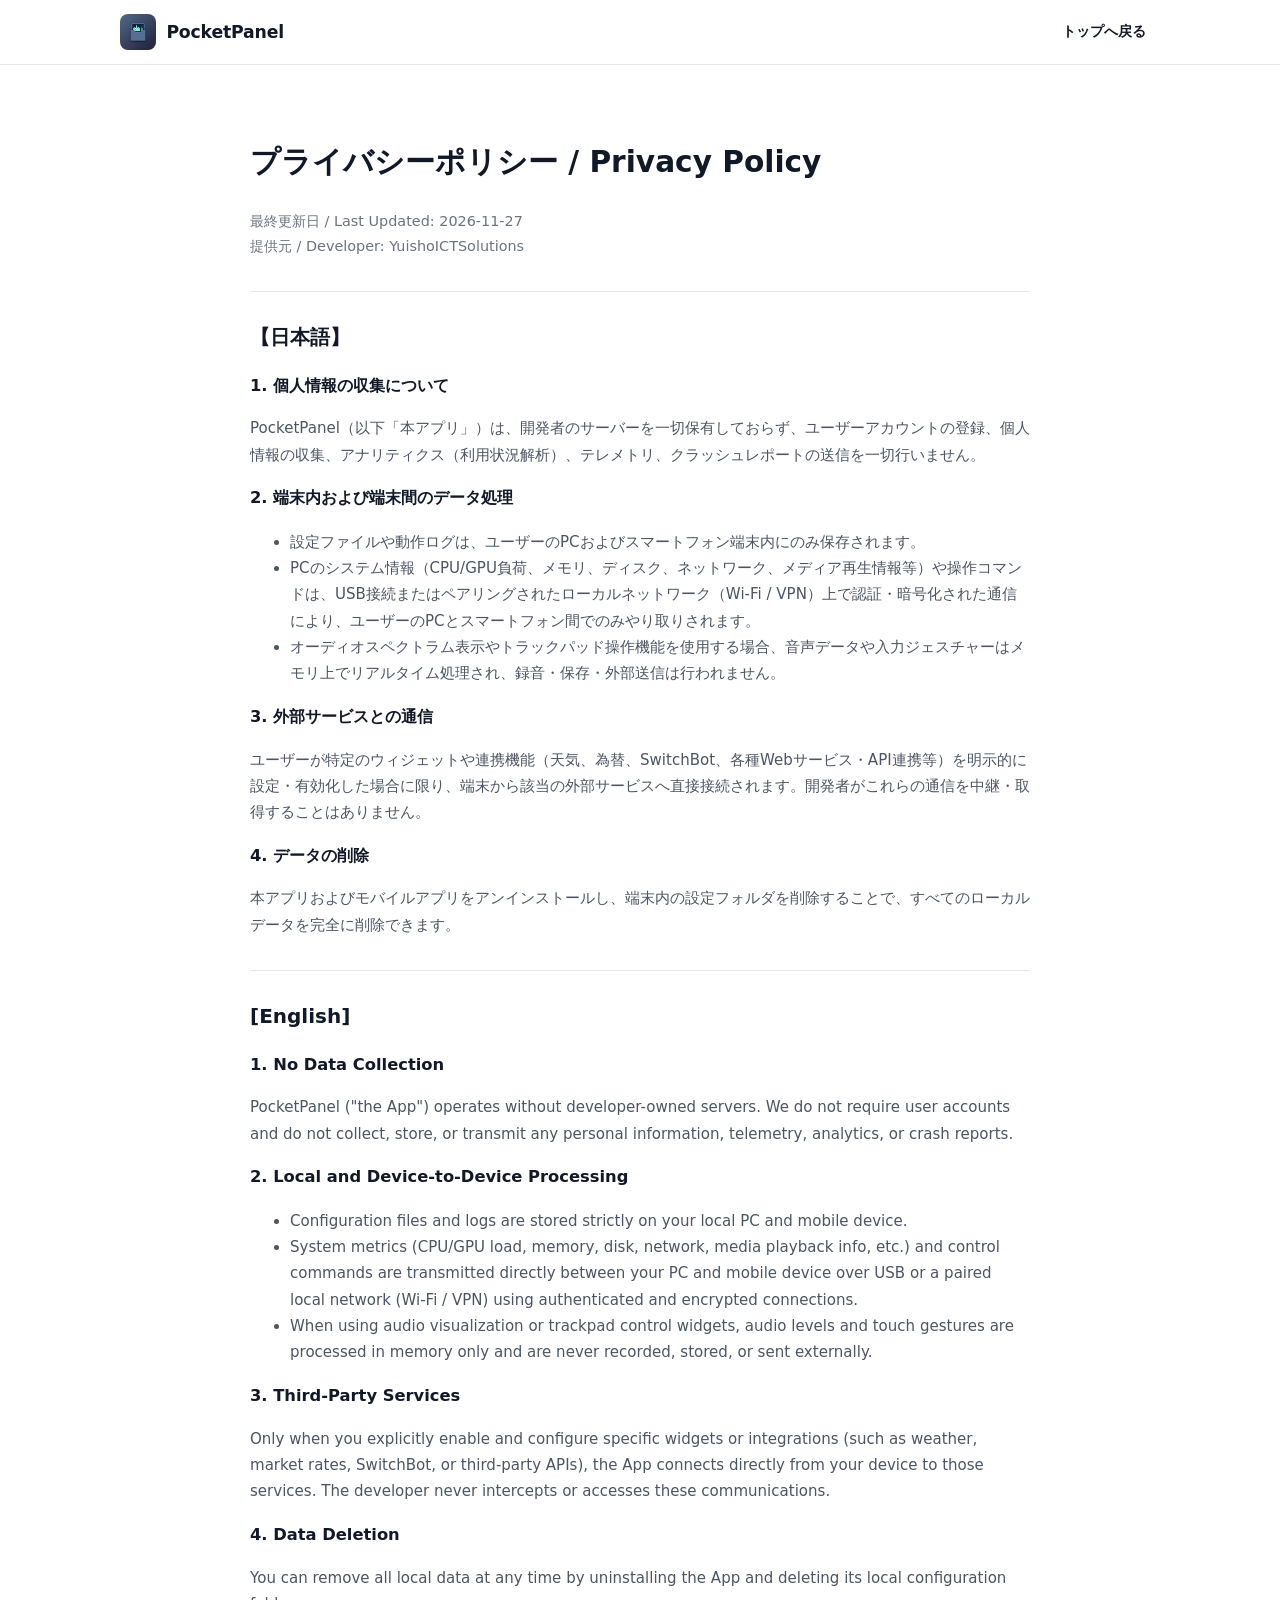
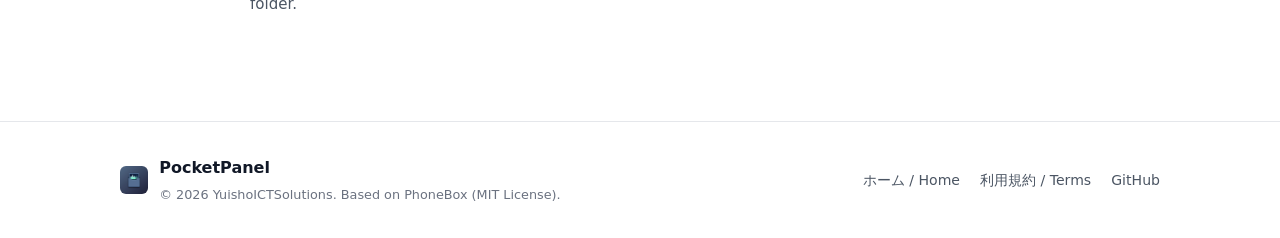
<file: privacy.html>
﻿<!DOCTYPE html>
<html lang="ja">
<head>
  <meta charset="UTF-8">
  <meta name="viewport" content="width=device-width, initial-scale=1.0">
  <title>プライバシーポリシー / Privacy Policy｜PocketPanel</title>
  <meta name="description" content="PocketPanel（提供元：YuishoICTSolutions）のプライバシーポリシー。個人情報・テレメトリ非収集、ローカル完結通信について。">
  <meta name="robots" content="index, follow">
  <link rel="canonical" href="https://shou160714.github.io/PocketPanel/privacy.html">
  <link rel="icon" type="image/png" href="assets/icon.png">
  <link rel="stylesheet" href="styles.css">
</head>
<body>
  <header class="site-header">
    <div class="container header-inner">
      <a href="./" class="brand">
        <img src="assets/icon.png" alt="PocketPanel" width="36" height="36" class="brand-icon">
        <span class="brand-name">PocketPanel</span>
      </a>
      <div class="header-actions">
        <a href="./" class="btn btn-sm btn-ghost">トップへ戻る</a>
      </div>
    </div>
  </header>

  <main class="section">
    <div class="container policy-container">
      <h1>プライバシーポリシー / Privacy Policy</h1>
      <p class="policy-meta">最終更新日 / Last Updated: 2026-11-27<br>提供元 / Developer: YuishoICTSolutions</p>

      <section class="policy-block">
        <h2>【日本語】</h2>
        <h3>1. 個人情報の収集について</h3>
        <p>PocketPanel（以下「本アプリ」）は、開発者のサーバーを一切保有しておらず、ユーザーアカウントの登録、個人情報の収集、アナリティクス（利用状況解析）、テレメトリ、クラッシュレポートの送信を一切行いません。</p>

        <h3>2. 端末内および端末間のデータ処理</h3>
        <ul>
          <li>設定ファイルや動作ログは、ユーザーのPCおよびスマートフォン端末内にのみ保存されます。</li>
          <li>PCのシステム情報（CPU/GPU負荷、メモリ、ディスク、ネットワーク、メディア再生情報等）や操作コマンドは、USB接続またはペアリングされたローカルネットワーク（Wi-Fi / VPN）上で認証・暗号化された通信により、ユーザーのPCとスマートフォン間でのみやり取りされます。</li>
          <li>オーディオスペクトラム表示やトラックパッド操作機能を使用する場合、音声データや入力ジェスチャーはメモリ上でリアルタイム処理され、録音・保存・外部送信は行われません。</li>
        </ul>

        <h3>3. 外部サービスとの通信</h3>
        <p>ユーザーが特定のウィジェットや連携機能（天気、為替、SwitchBot、各種Webサービス・API連携等）を明示的に設定・有効化した場合に限り、端末から該当の外部サービスへ直接接続されます。開発者がこれらの通信を中継・取得することはありません。</p>

        <h3>4. データの削除</h3>
        <p>本アプリおよびモバイルアプリをアンインストールし、端末内の設定フォルダを削除することで、すべてのローカルデータを完全に削除できます。</p>
      </section>

      <section class="policy-block">
        <h2>[English]</h2>
        <h3>1. No Data Collection</h3>
        <p>PocketPanel ("the App") operates without developer-owned servers. We do not require user accounts and do not collect, store, or transmit any personal information, telemetry, analytics, or crash reports.</p>

        <h3>2. Local and Device-to-Device Processing</h3>
        <ul>
          <li>Configuration files and logs are stored strictly on your local PC and mobile device.</li>
          <li>System metrics (CPU/GPU load, memory, disk, network, media playback info, etc.) and control commands are transmitted directly between your PC and mobile device over USB or a paired local network (Wi-Fi / VPN) using authenticated and encrypted connections.</li>
          <li>When using audio visualization or trackpad control widgets, audio levels and touch gestures are processed in memory only and are never recorded, stored, or sent externally.</li>
        </ul>

        <h3>3. Third-Party Services</h3>
        <p>Only when you explicitly enable and configure specific widgets or integrations (such as weather, market rates, SwitchBot, or third-party APIs), the App connects directly from your device to those services. The developer never intercepts or accesses these communications.</p>

        <h3>4. Data Deletion</h3>
        <p>You can remove all local data at any time by uninstalling the App and deleting its local configuration folder.</p>
      </section>
    </div>
  </main>

  <footer class="site-footer">
    <div class="container footer-inner">
      <div class="footer-brand">
        <img src="assets/icon.png" alt="PocketPanel" width="28" height="28">
        <div>
          <strong>PocketPanel</strong>
          <p class="footer-copy">© 2026 YuishoICTSolutions. Based on PhoneBox (MIT License).</p>
        </div>
      </div>
      <div class="footer-links">
        <a href="./">ホーム / Home</a>
        <a href="terms.html">利用規約 / Terms</a>
        <a href="https://github.com/shou160714/PocketPanel" target="_blank" rel="noopener noreferrer">GitHub</a>
      </div>
    </div>
  </footer>
</body>
</html>
</file>
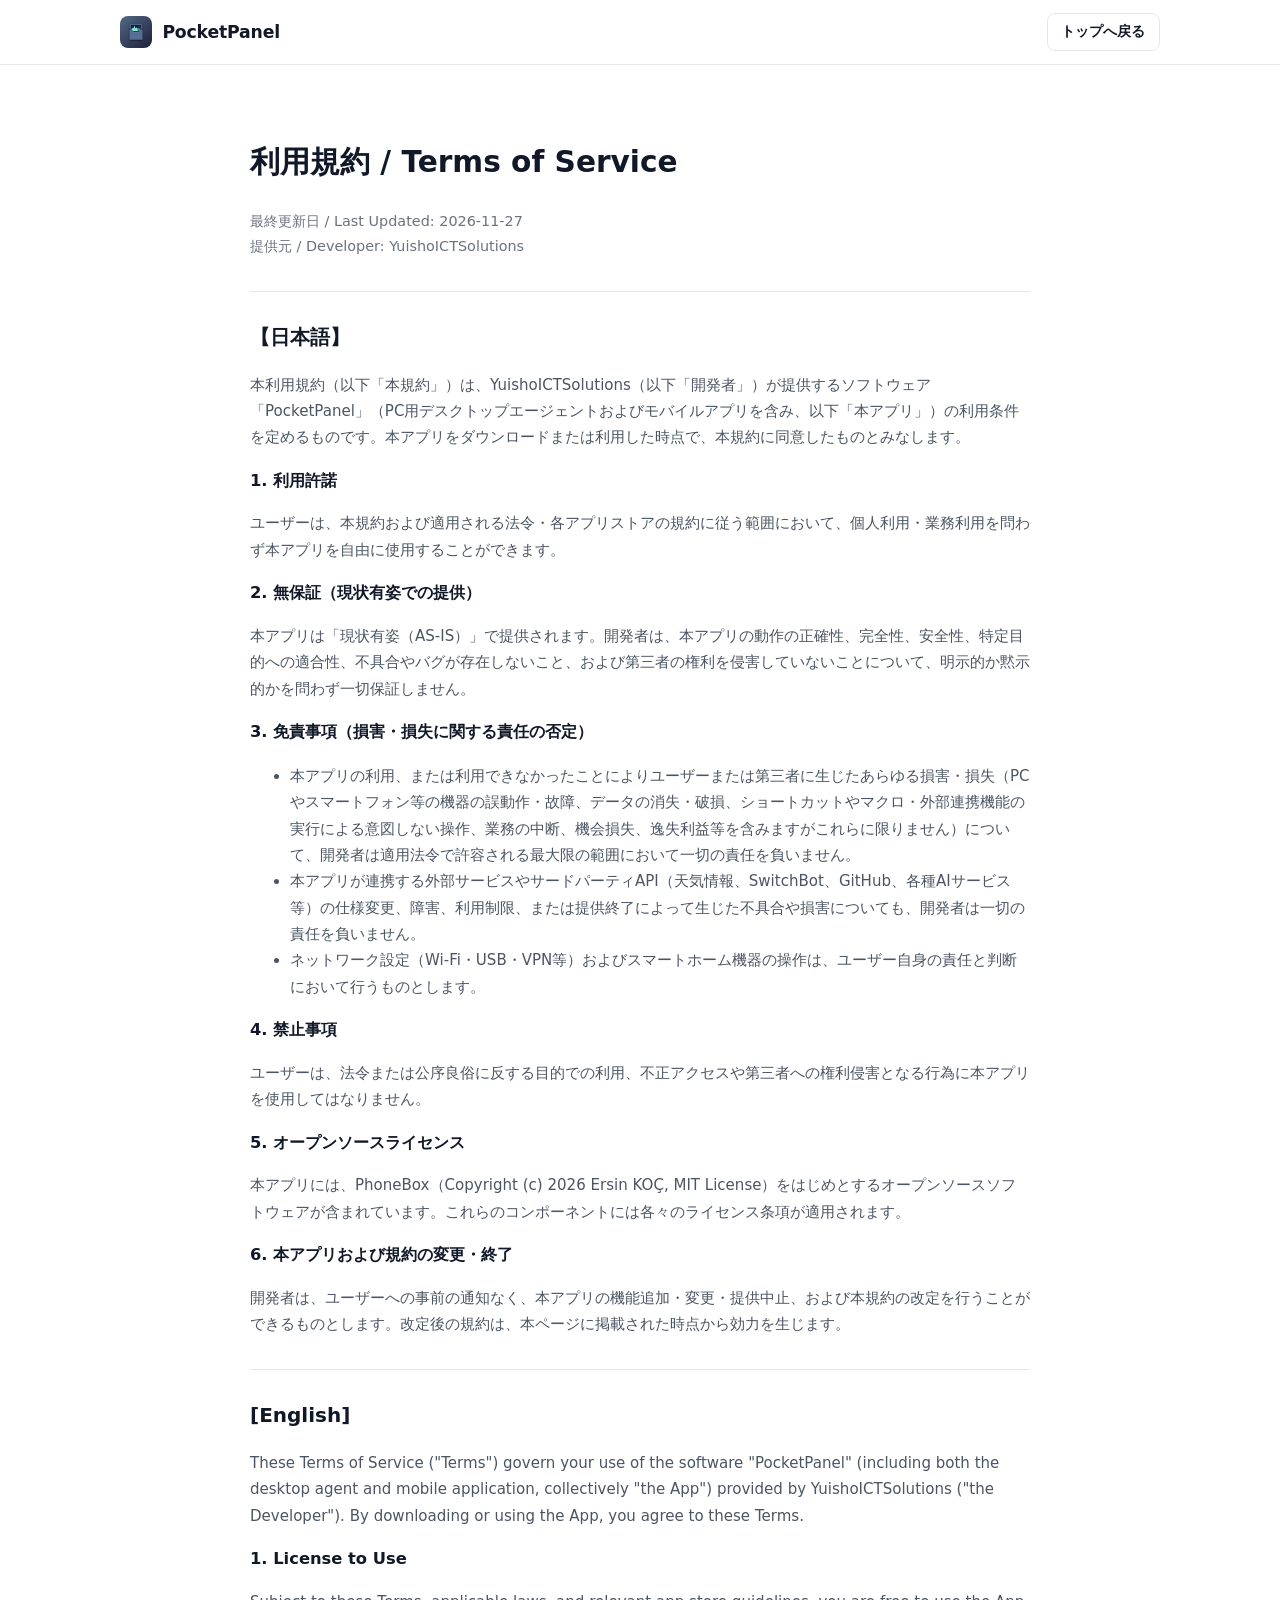
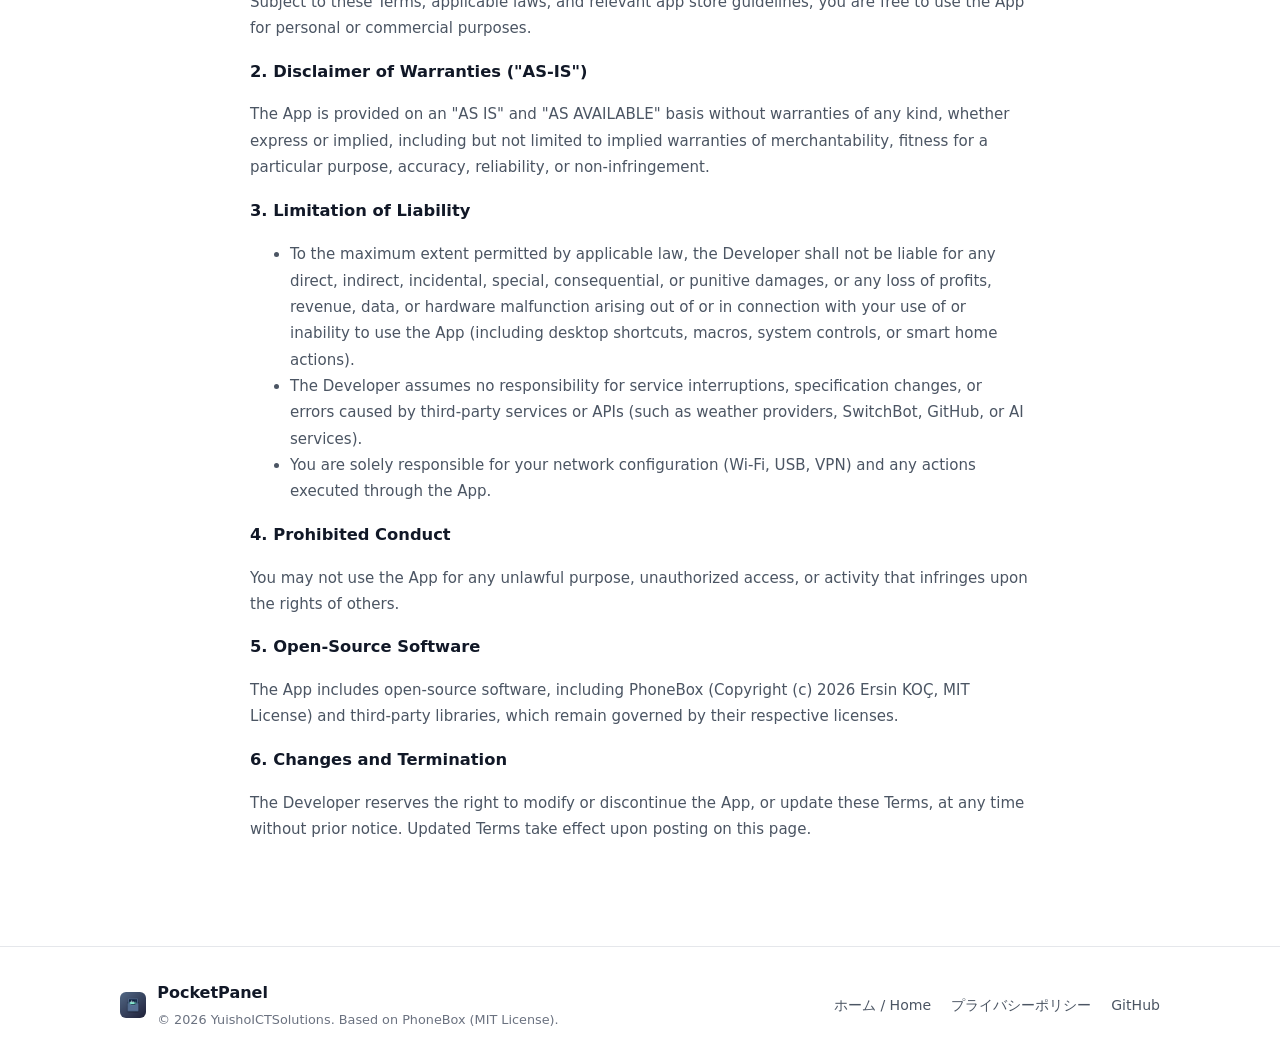
<file: terms.html>
<!DOCTYPE html>
<html lang="ja">
<head>
  <meta charset="UTF-8">
  <meta name="viewport" content="width=device-width, initial-scale=1.0">
  <title>利用規約 / Terms of Service｜PocketPanel</title>
  <meta name="description" content="PocketPanel（提供元：YuishoICTSolutions）の利用規約。利用条件、無保証（AS-IS）、免責事項について。">
  <meta name="robots" content="index, follow">
  <link rel="canonical" href="https://shou160714.github.io/PocketPanel/terms.html">
  <link rel="icon" type="image/png" href="assets/icon.png">
  <link rel="stylesheet" href="styles.css">
</head>
<body>
  <header class="site-header">
    <div class="container header-inner">
      <a href="./" class="brand">
        <img src="assets/icon.png" alt="PocketPanel" width="32" height="32" class="brand-icon">
        <span>PocketPanel</span>
      </a>
      <div class="header-actions">
        <a href="./" class="btn btn-sm btn-outline">トップへ戻る</a>
      </div>
    </div>
  </header>

  <main class="section">
    <div class="container policy-container">
      <h1>利用規約 / Terms of Service</h1>
      <p class="policy-meta">最終更新日 / Last Updated: 2026-11-27<br>提供元 / Developer: YuishoICTSolutions</p>

      <section class="policy-block">
        <h2>【日本語】</h2>
        <p>本利用規約（以下「本規約」）は、YuishoICTSolutions（以下「開発者」）が提供するソフトウェア「PocketPanel」（PC用デスクトップエージェントおよびモバイルアプリを含み、以下「本アプリ」）の利用条件を定めるものです。本アプリをダウンロードまたは利用した時点で、本規約に同意したものとみなします。</p>

        <h3>1. 利用許諾</h3>
        <p>ユーザーは、本規約および適用される法令・各アプリストアの規約に従う範囲において、個人利用・業務利用を問わず本アプリを自由に使用することができます。</p>

        <h3>2. 無保証（現状有姿での提供）</h3>
        <p>本アプリは「現状有姿（AS-IS）」で提供されます。開発者は、本アプリの動作の正確性、完全性、安全性、特定目的への適合性、不具合やバグが存在しないこと、および第三者の権利を侵害していないことについて、明示的か黙示的かを問わず一切保証しません。</p>

        <h3>3. 免責事項（損害・損失に関する責任の否定）</h3>
        <ul>
          <li>本アプリの利用、または利用できなかったことによりユーザーまたは第三者に生じたあらゆる損害・損失（PCやスマートフォン等の機器の誤動作・故障、データの消失・破損、ショートカットやマクロ・外部連携機能の実行による意図しない操作、業務の中断、機会損失、逸失利益等を含みますがこれらに限りません）について、開発者は適用法令で許容される最大限の範囲において一切の責任を負いません。</li>
          <li>本アプリが連携する外部サービスやサードパーティAPI（天気情報、SwitchBot、GitHub、各種AIサービス等）の仕様変更、障害、利用制限、または提供終了によって生じた不具合や損害についても、開発者は一切の責任を負いません。</li>
          <li>ネットワーク設定（Wi-Fi・USB・VPN等）およびスマートホーム機器の操作は、ユーザー自身の責任と判断において行うものとします。</li>
        </ul>

        <h3>4. 禁止事項</h3>
        <p>ユーザーは、法令または公序良俗に反する目的での利用、不正アクセスや第三者への権利侵害となる行為に本アプリを使用してはなりません。</p>

        <h3>5. オープンソースライセンス</h3>
        <p>本アプリには、PhoneBox（Copyright (c) 2026 Ersin KOÇ, MIT License）をはじめとするオープンソースソフトウェアが含まれています。これらのコンポーネントには各々のライセンス条項が適用されます。</p>

        <h3>6. 本アプリおよび規約の変更・終了</h3>
        <p>開発者は、ユーザーへの事前の通知なく、本アプリの機能追加・変更・提供中止、および本規約の改定を行うことができるものとします。改定後の規約は、本ページに掲載された時点から効力を生じます。</p>
      </section>

      <section class="policy-block">
        <h2>[English]</h2>
        <p>These Terms of Service ("Terms") govern your use of the software "PocketPanel" (including both the desktop agent and mobile application, collectively "the App") provided by YuishoICTSolutions ("the Developer"). By downloading or using the App, you agree to these Terms.</p>

        <h3>1. License to Use</h3>
        <p>Subject to these Terms, applicable laws, and relevant app store guidelines, you are free to use the App for personal or commercial purposes.</p>

        <h3>2. Disclaimer of Warranties ("AS-IS")</h3>
        <p>The App is provided on an "AS IS" and "AS AVAILABLE" basis without warranties of any kind, whether express or implied, including but not limited to implied warranties of merchantability, fitness for a particular purpose, accuracy, reliability, or non-infringement.</p>

        <h3>3. Limitation of Liability</h3>
        <ul>
          <li>To the maximum extent permitted by applicable law, the Developer shall not be liable for any direct, indirect, incidental, special, consequential, or punitive damages, or any loss of profits, revenue, data, or hardware malfunction arising out of or in connection with your use of or inability to use the App (including desktop shortcuts, macros, system controls, or smart home actions).</li>
          <li>The Developer assumes no responsibility for service interruptions, specification changes, or errors caused by third-party services or APIs (such as weather providers, SwitchBot, GitHub, or AI services).</li>
          <li>You are solely responsible for your network configuration (Wi-Fi, USB, VPN) and any actions executed through the App.</li>
        </ul>

        <h3>4. Prohibited Conduct</h3>
        <p>You may not use the App for any unlawful purpose, unauthorized access, or activity that infringes upon the rights of others.</p>

        <h3>5. Open-Source Software</h3>
        <p>The App includes open-source software, including PhoneBox (Copyright (c) 2026 Ersin KOÇ, MIT License) and third-party libraries, which remain governed by their respective licenses.</p>

        <h3>6. Changes and Termination</h3>
        <p>The Developer reserves the right to modify or discontinue the App, or update these Terms, at any time without prior notice. Updated Terms take effect upon posting on this page.</p>
      </section>
    </div>
  </main>

  <footer class="site-footer">
    <div class="container footer-inner">
      <div class="footer-brand">
        <img src="assets/icon.png" alt="PocketPanel" width="26" height="26">
        <div>
          <strong>PocketPanel</strong>
          <p class="footer-copy">© 2026 YuishoICTSolutions. Based on PhoneBox (MIT License).</p>
        </div>
      </div>
      <div class="footer-links">
        <a href="./">ホーム / Home</a>
        <a href="privacy.html">プライバシーポリシー</a>
        <a href="https://github.com/shou160714/PocketPanel" target="_blank" rel="noopener noreferrer">GitHub</a>
      </div>
    </div>
  </footer>
</body>
</html>
</file>
<file: styles.css>
:root {
  --bg: #ffffff;
  --bg-subtle: #f6f8fa;
  --surface: #ffffff;
  --border: #e5e7eb;
  --border-hover: #cbd5e1;
  --text: #111827;
  --text-sub: #4b5563;
  --text-muted: #6b7280;
  --accent: #2563eb;
  --accent-hover: #1d4ed8;
  --accent-soft: #eff6ff;
  --radius: 12px;
  --radius-sm: 8px;
  --font: "Noto Sans JP", "Inter", system-ui, -apple-system, BlinkMacSystemFont, "Segoe UI", sans-serif;
}

*,
*::before,
*::after {
  box-sizing: border-box;
}

html {
  scroll-behavior: smooth;
}

body {
  margin: 0;
  font-family: var(--font);
  background: var(--bg);
  color: var(--text);
  line-height: 1.75;
  -webkit-font-smoothing: antialiased;
}

img {
  max-width: 100%;
  height: auto;
  display: block;
}

a {
  color: inherit;
  text-decoration: none;
}

.container {
  width: min(1040px, 100% - 2.5rem);
  margin-inline: auto;
}

/* Header */
.site-header {
  position: sticky;
  top: 0;
  z-index: 50;
  background: rgba(255, 255, 255, 0.92);
  backdrop-filter: blur(8px);
  border-bottom: 1px solid var(--border);
}

.header-inner {
  display: flex;
  align-items: center;
  justify-content: space-between;
  height: 64px;
  gap: 1rem;
}

.brand {
  display: flex;
  align-items: center;
  gap: 0.65rem;
  font-weight: 700;
  font-size: 1.08rem;
  letter-spacing: -0.01em;
}

.brand-icon {
  border-radius: 8px;
}

.nav-links {
  display: flex;
  align-items: center;
  gap: 1.75rem;
}

.nav-links a {
  font-size: 0.9rem;
  font-weight: 500;
  color: var(--text-sub);
  transition: color 0.15s;
}

.nav-links a:hover {
  color: var(--text);
}

.header-actions {
  display: flex;
  align-items: center;
  gap: 0.65rem;
}

.lang-switch {
  padding: 0.35rem 0.65rem;
  border-radius: 6px;
  border: 1px solid var(--border);
  font-size: 0.82rem;
  font-weight: 600;
  color: var(--text-sub);
  background: var(--bg);
  transition: border-color 0.15s, color 0.15s;
}

.lang-switch:hover {
  border-color: var(--border-hover);
  color: var(--text);
}

.menu-toggle {
  display: none;
  flex-direction: column;
  justify-content: center;
  gap: 5px;
  width: 36px;
  height: 36px;
  background: transparent;
  border: 1px solid var(--border);
  border-radius: 6px;
  cursor: pointer;
  padding: 0 7px;
}

.menu-toggle span {
  display: block;
  height: 1.8px;
  background: var(--text);
}

.mobile-nav {
  display: flex;
  flex-direction: column;
  padding: 0.5rem 1.25rem 1rem;
  border-top: 1px solid var(--border);
  background: var(--bg);
}

.mobile-nav[hidden] {
  display: none;
}

.mobile-nav a {
  padding: 0.6rem 0;
  color: var(--text-sub);
  font-size: 0.94rem;
  border-bottom: 1px solid var(--bg-subtle);
}

/* Buttons */
.btn {
  display: inline-flex;
  align-items: center;
  justify-content: center;
  gap: 0.45rem;
  font-weight: 600;
  white-space: nowrap;
  border-radius: var(--radius-sm);
  transition: background 0.15s, border-color 0.15s, color 0.15s;
  cursor: pointer;
}

.btn-sm {
  padding: 0.4rem 0.85rem;
  font-size: 0.85rem;
}

.btn-lg {
  padding: 0.78rem 1.4rem;
  font-size: 0.95rem;
}

.btn-primary {
  background: var(--text);
  color: #ffffff;
}

.btn-primary:hover {
  background: #1f2937;
}

.btn-outline {
  background: #ffffff;
  border: 1px solid var(--border);
  color: var(--text);
}

.btn-outline:hover {
  border-color: var(--border-hover);
  background: var(--bg-subtle);
}

/* Hero */
.hero {
  padding: 4.5rem 0 4rem;
  border-bottom: 1px solid var(--border);
}

.hero-inner {
  max-width: 720px;
  margin: 0 auto 3rem;
  text-align: center;
}

.hero h1 {
  margin: 0 0 1rem;
  font-size: clamp(1.9rem, 4vw, 2.75rem);
  line-height: 1.28;
  letter-spacing: -0.025em;
  font-weight: 800;
}

.hero-lead {
  margin: 0 auto 1.75rem;
  color: var(--text-sub);
  font-size: 1.03rem;
  max-width: 58ch;
}

.hero-cta {
  display: flex;
  flex-wrap: wrap;
  justify-content: center;
  gap: 0.75rem;
  margin-bottom: 1.25rem;
}

.hero-meta {
  font-size: 0.84rem;
  color: var(--text-muted);
}

.hero-media {
  max-width: 920px;
  margin: 0 auto;
  border-radius: 14px;
  overflow: hidden;
  border: 1px solid var(--border);
  box-shadow: 0 12px 36px rgba(15, 23, 42, 0.08);
}

/* Sections */
.section {
  padding: 4.5rem 0;
}

.section-subtle {
  background: var(--bg-subtle);
  border-block: 1px solid var(--border);
}

.section-head {
  margin-bottom: 2.5rem;
}

.section-head h2 {
  margin: 0 0 0.5rem;
  font-size: clamp(1.45rem, 2.6vw, 1.9rem);
  font-weight: 700;
  letter-spacing: -0.02em;
}

.section-head p {
  margin: 0;
  color: var(--text-sub);
  max-width: 62ch;
}

/* Feature Rows */
.feature-list {
  display: grid;
  grid-template-columns: repeat(2, 1fr);
  gap: 1.5rem 2.5rem;
}

.feature-item {
  padding-top: 1.25rem;
  border-top: 1px solid var(--border);
}

.feature-item h3 {
  margin: 0 0 0.4rem;
  font-size: 1.06rem;
  font-weight: 700;
}

.feature-item p {
  margin: 0;
  color: var(--text-sub);
  font-size: 0.94rem;
}

/* Gallery */
.gallery-tabs {
  display: flex;
  flex-wrap: wrap;
  gap: 0.45rem;
  margin-bottom: 1.5rem;
}

.tab-btn {
  padding: 0.45rem 0.9rem;
  border-radius: 6px;
  border: 1px solid var(--border);
  background: var(--bg);
  color: var(--text-sub);
  font-family: inherit;
  font-size: 0.86rem;
  font-weight: 600;
  cursor: pointer;
  transition: all 0.15s;
}

.tab-btn:hover {
  border-color: var(--border-hover);
  color: var(--text);
}

.tab-btn.active {
  background: var(--text);
  border-color: var(--text);
  color: #ffffff;
}

.gallery-frame {
  border-radius: 12px;
  overflow: hidden;
  border: 1px solid var(--border);
  background: #0f172a;
}

.gallery-caption {
  margin-top: 1rem;
  display: flex;
  flex-wrap: wrap;
  align-items: baseline;
  gap: 0.5rem 1rem;
}

.gallery-caption h3 {
  margin: 0;
  font-size: 1.02rem;
}

.gallery-caption p {
  margin: 0;
  color: var(--text-sub);
  font-size: 0.92rem;
}

/* Setup Steps */
.steps-grid {
  display: grid;
  grid-template-columns: repeat(3, 1fr);
  gap: 1.5rem;
}

.step-card {
  background: var(--surface);
  border: 1px solid var(--border);
  border-radius: var(--radius);
  padding: 1.5rem;
}

.step-num {
  display: inline-block;
  font-size: 0.78rem;
  font-weight: 700;
  color: var(--accent);
  margin-bottom: 0.5rem;
}

.step-card h3 {
  margin: 0 0 0.4rem;
  font-size: 1.04rem;
}

.step-card p {
  margin: 0;
  color: var(--text-sub);
  font-size: 0.92rem;
}

/* Download Section */
.download-groups {
  display: grid;
  gap: 2rem;
}

.group-title {
  margin: 0 0 0.85rem;
  font-size: 1rem;
  font-weight: 700;
  color: var(--text-sub);
}

.store-cards {
  display: grid;
  grid-template-columns: repeat(2, 1fr);
  gap: 1rem;
}

.store-card {
  display: flex;
  align-items: center;
  gap: 1rem;
  padding: 1.15rem 1.25rem;
  border-radius: var(--radius);
  background: var(--surface);
  border: 1px solid var(--border);
  transition: border-color 0.15s, box-shadow 0.15s;
}

a.store-card:hover {
  border-color: var(--text);
  box-shadow: 0 4px 14px rgba(15, 23, 42, 0.06);
}

.store-card.store-soon {
  background: #fafafa;
  color: var(--text-muted);
}

.store-icon {
  width: 44px;
  height: 44px;
  border-radius: 10px;
  display: grid;
  place-items: center;
  flex-shrink: 0;
  background: var(--bg-subtle);
  color: var(--text);
}

.store-soon .store-icon {
  color: var(--text-muted);
}

.store-info {
  display: flex;
  flex-direction: column;
  flex: 1;
  min-width: 0;
}

.store-sub {
  font-size: 0.78rem;
  color: var(--text-muted);
}

.store-name {
  font-size: 1.05rem;
  font-weight: 700;
  color: var(--text);
}

.store-soon .store-name {
  color: var(--text-sub);
}

.store-status {
  font-size: 0.8rem;
  margin-top: 0.1rem;
}

.status-review { color: #b45309; }
.status-live { color: #047857; }
.status-soon { color: var(--text-muted); }

.store-arrow {
  font-size: 1.1rem;
  color: var(--text-sub);
}

.store-badge {
  font-size: 0.75rem;
  font-weight: 600;
  padding: 0.2rem 0.55rem;
  border-radius: 6px;
  background: var(--bg-subtle);
  border: 1px solid var(--border);
  color: var(--text-muted);
}

/* Security & FAQ */
.two-col {
  display: grid;
  grid-template-columns: 1fr 1fr;
  gap: 3rem;
  align-items: start;
}

.security-box p {
  color: var(--text-sub);
  margin: 0 0 1rem;
}

.security-list {
  margin: 0 0 1.25rem;
  padding-left: 1.2rem;
  color: var(--text-sub);
  font-size: 0.94rem;
}

.security-list li {
  margin-bottom: 0.45rem;
}

.text-link {
  color: var(--accent);
  font-weight: 600;
  font-size: 0.93rem;
}

.text-link:hover {
  text-decoration: underline;
}

.faq-list {
  display: grid;
  gap: 0.75rem;
}

.faq-item {
  border: 1px solid var(--border);
  border-radius: var(--radius-sm);
  padding: 1rem 1.15rem;
  background: var(--surface);
}

.faq-item summary {
  font-weight: 600;
  font-size: 0.95rem;
  cursor: pointer;
  list-style: none;
  display: flex;
  justify-content: space-between;
  align-items: center;
  gap: 0.75rem;
}

.faq-item summary::after {
  content: "+";
  font-size: 1.15rem;
  color: var(--text-muted);
}

.faq-item[open] summary::after {
  content: "−";
}

.faq-item p {
  margin: 0.7rem 0 0;
  color: var(--text-sub);
  font-size: 0.9rem;
}

/* Policy Page */
.policy-container {
  max-width: 780px;
}

.policy-container h1 {
  margin-top: 0;
  font-size: 1.85rem;
}

.policy-meta {
  color: var(--text-muted);
  font-size: 0.9rem;
  margin-bottom: 2rem;
}

.policy-block {
  border-top: 1px solid var(--border);
  padding-top: 1.75rem;
  margin-bottom: 2rem;
}

.policy-block h2 {
  margin-top: 0;
  font-size: 1.25rem;
}

.policy-block h3 {
  font-size: 1.02rem;
  margin-bottom: 0.4rem;
}

.policy-block p,
.policy-block li {
  color: var(--text-sub);
  font-size: 0.94rem;
}

/* Footer */
.site-footer {
  border-top: 1px solid var(--border);
  padding: 2rem 0;
  background: var(--bg);
}

.footer-inner {
  display: flex;
  flex-wrap: wrap;
  align-items: center;
  justify-content: space-between;
  gap: 1rem;
}

.footer-brand {
  display: flex;
  align-items: center;
  gap: 0.7rem;
}

.footer-brand img {
  border-radius: 6px;
}

.footer-copy {
  margin: 0.1rem 0 0;
  font-size: 0.8rem;
  color: var(--text-muted);
}

.footer-links {
  display: flex;
  gap: 1.25rem;
  font-size: 0.88rem;
  color: var(--text-sub);
}

.footer-links a:hover {
  color: var(--text);
}

/* Responsive */
@media (max-width: 820px) {
  .feature-list,
  .steps-grid,
  .store-cards,
  .two-col {
    grid-template-columns: 1fr;
  }
}

@media (max-width: 680px) {
  .nav-links {
    display: none;
  }

  .menu-toggle {
    display: flex;
  }

  .hero {
    padding: 3rem 0 2.75rem;
  }

  .section {
    padding: 3.25rem 0;
  }
}
</file>
